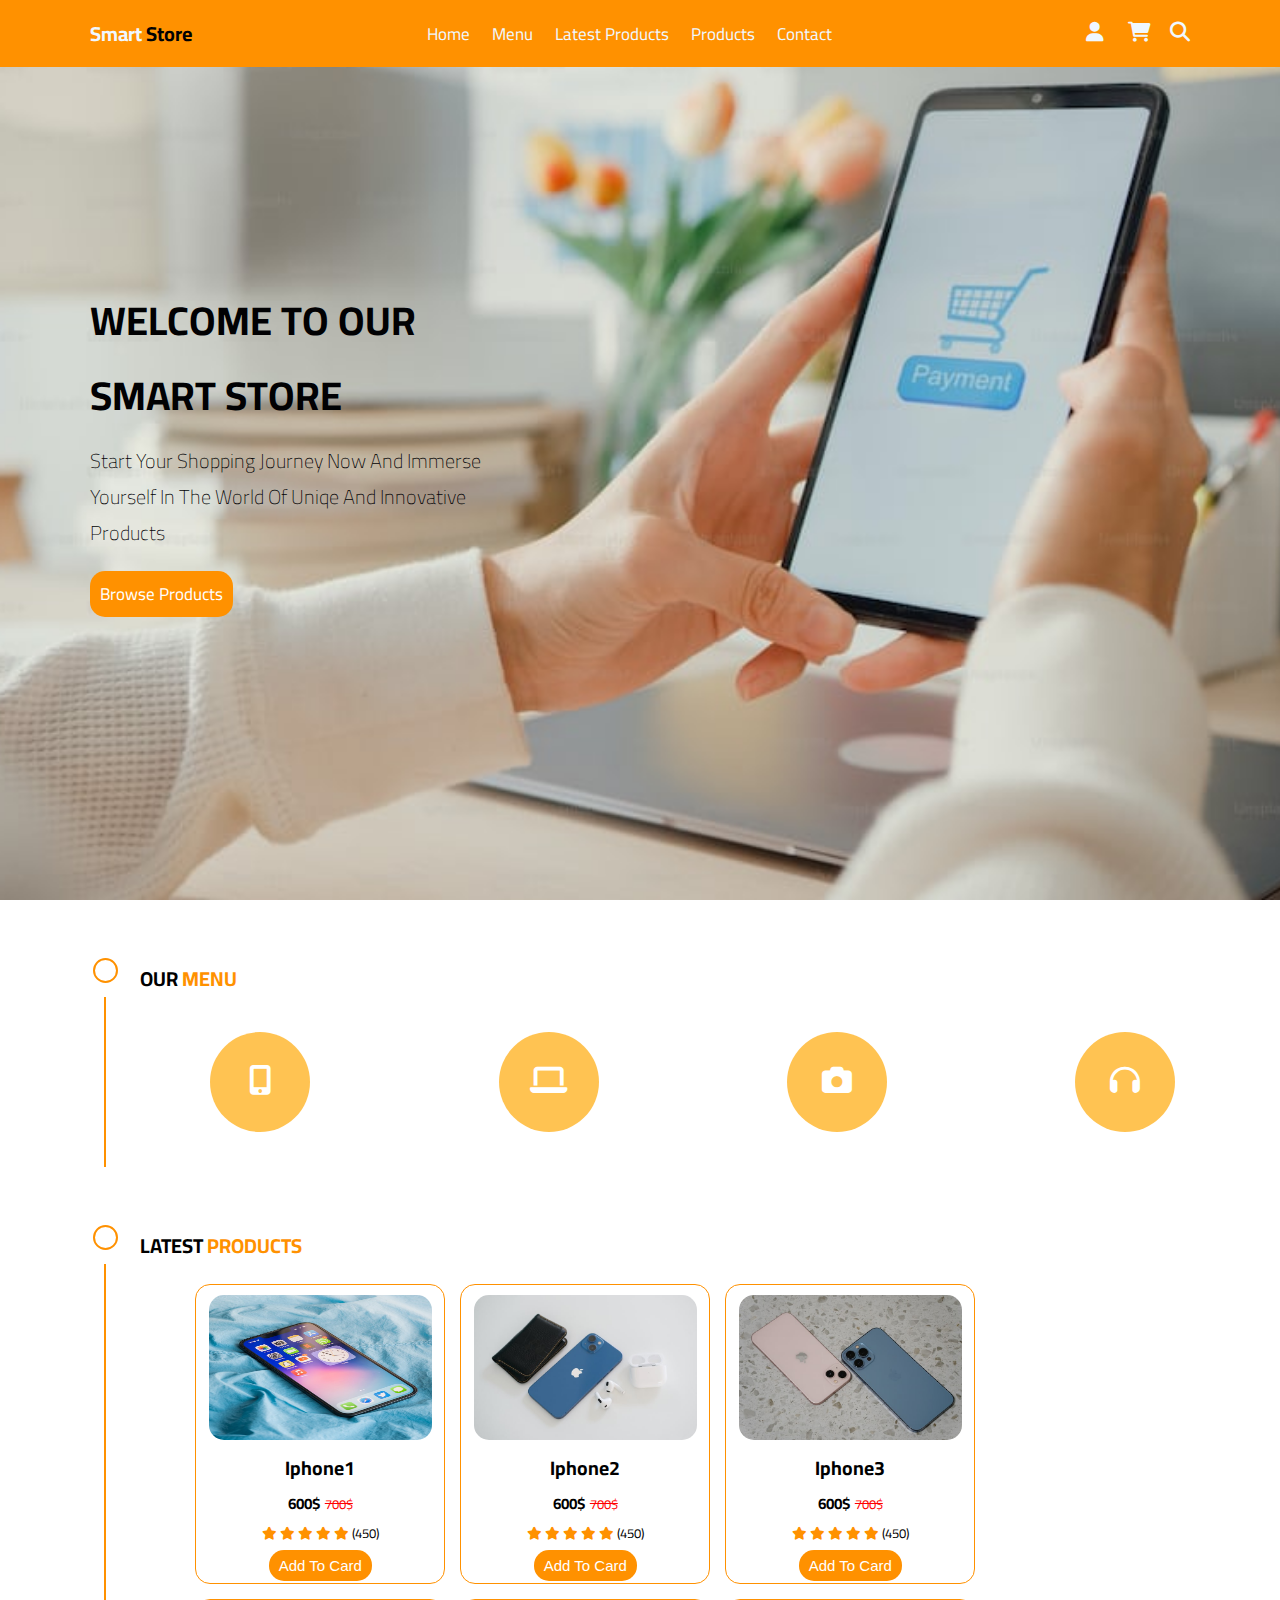
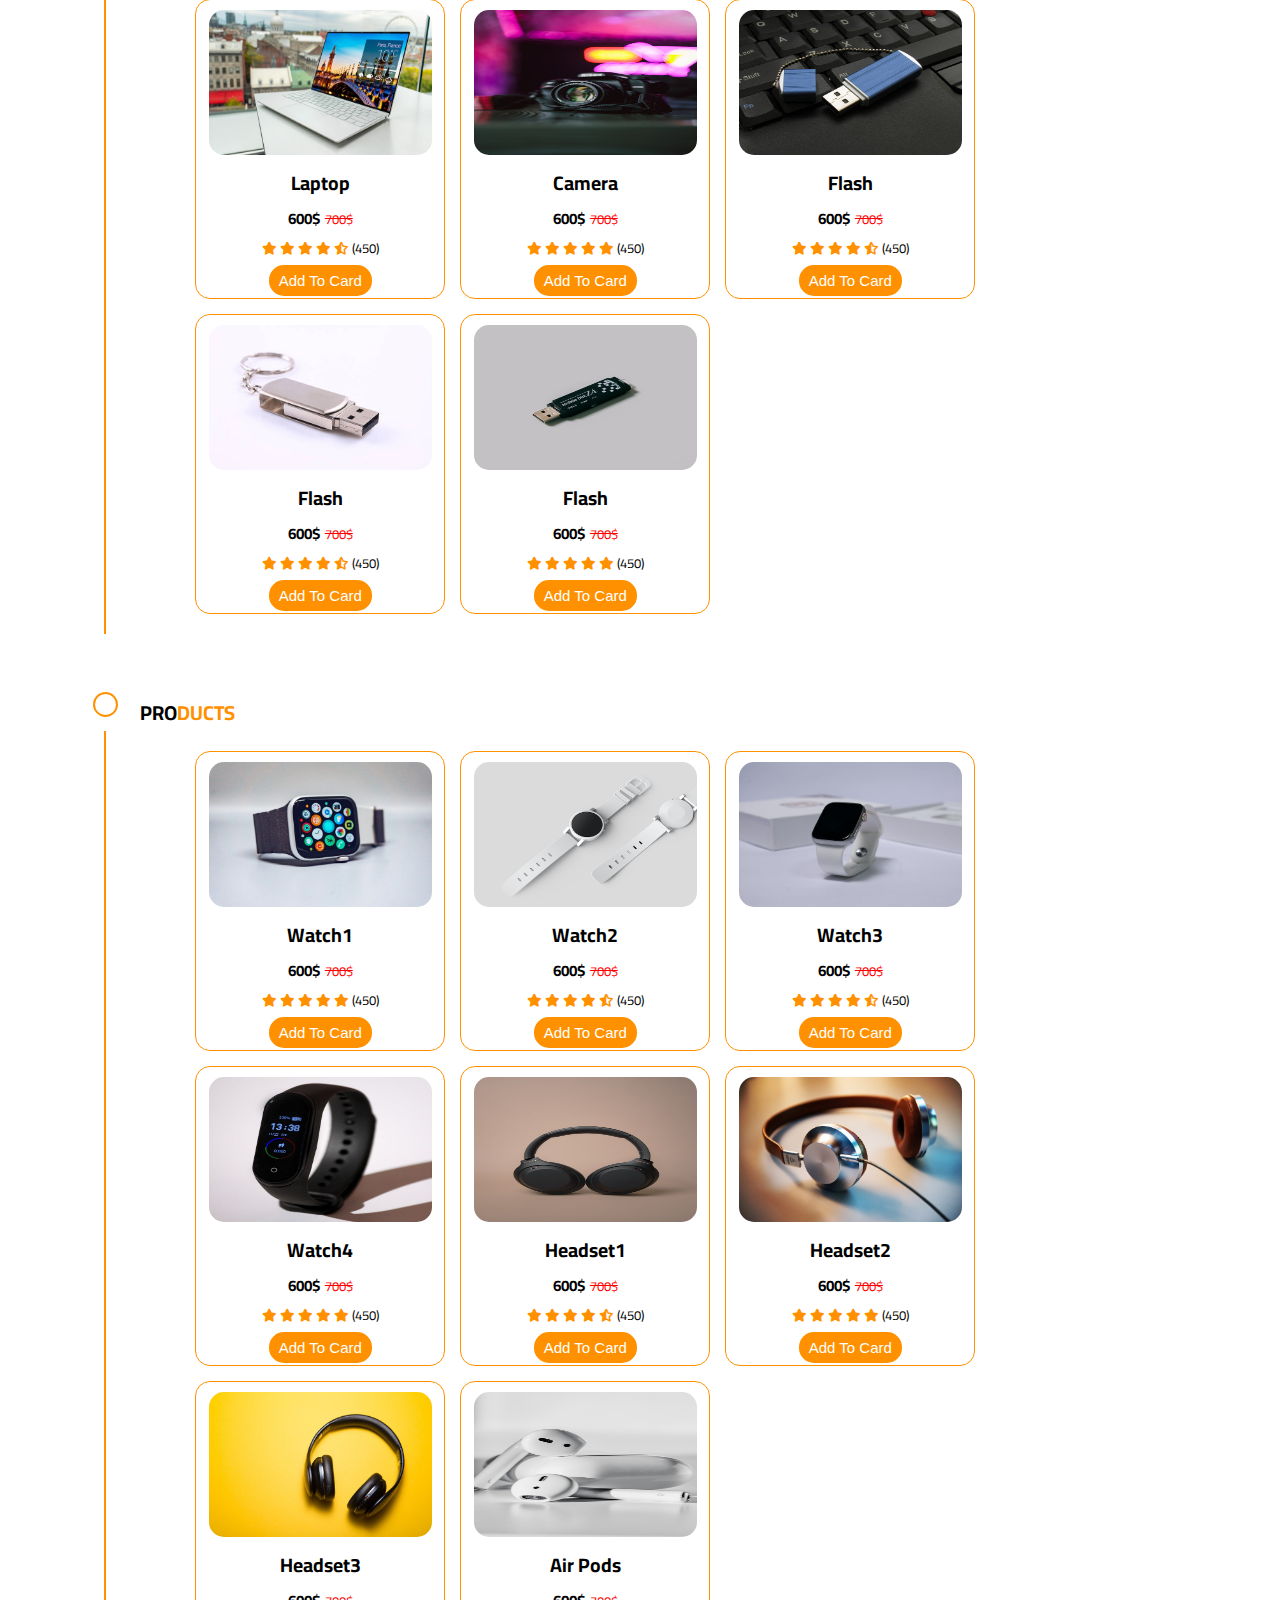
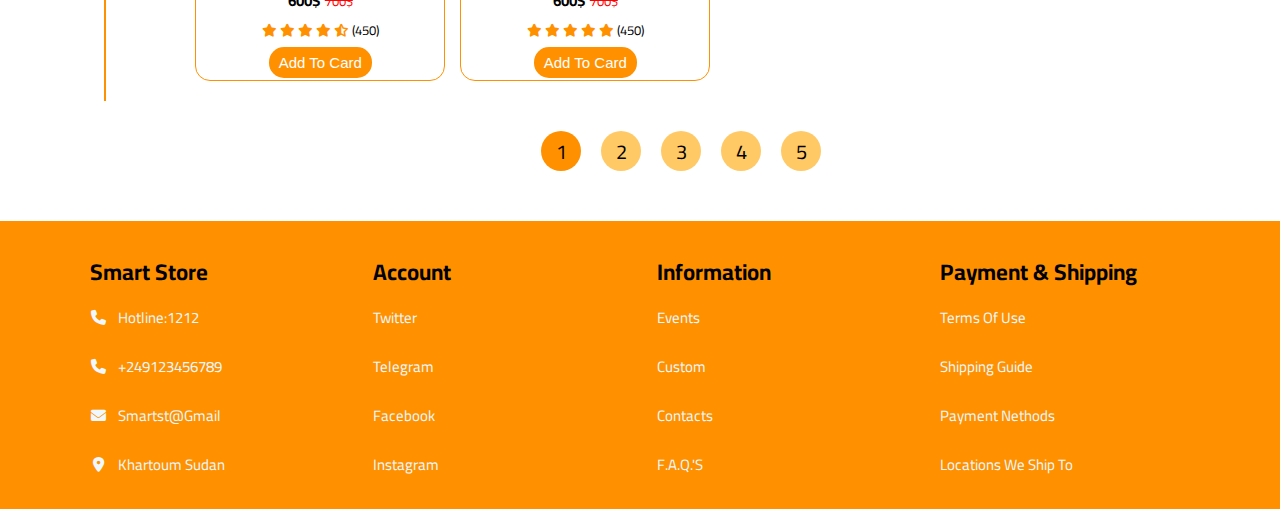
<file: index.html>
<!DOCTYPE html>
<html lang="en">
<head>
    <meta charset="UTF-8">
    <meta name="viewport" content="width=device-width, initial-scale=1.0">
    <link rel="stylesheet" href="css/all.min.css">
    <link rel="stylesheet" href="css/style.css">
    <link rel="preconnect" href="https://fonts.googleapis.com">
    <link rel="preconnect" href="https://fonts.gstatic.com" crossorigin>
    <link href="https://fonts.googleapis.com/css2?family=Cairo:wght@300;400;700&display=swap" rel="stylesheet">
    <title>Smart Store</title>
</head>
<body>
    <!--Start Header-->
    <header class="header">
      <div class="logo">
        <h4>Smart <span> Store</span></h4>
      </div> 
      <nav class="navbar">
        <a href="#home">home</a>
        <a href="#menu">menu</a>
        <a href="#latest-products">latest products</a>
        <a href="#products">products</a>
        <a href="#footer">contact</a>
      </nav>
      <div class="icons">
        <i class="fas fa-user fa-fw" id="user-btn"></i>
        <i class="fas fa-cart-shopping fa-fw" id="cart-btn"></i>
        <i class="fas fa-search fa-fw"  id="search-btn"></i>
        <i class="fas fa-bars fa-fw " id="menu-btn"></i>
      </div>  
      
    <div class="search-form">
      <input type="search" id="search-box" placeholder="search here...">
      <label for="search-box" class="fas fa-search"></label>
  </div>
  <div class="cart-items-container">
      <div class="cart-item">
          <span class="fas fa-times"></span>
          <img src="image/f1.jpg" alt="">
          <div class="content">
              <h3>flash</h3>
              <div class="price">$15.99/-</div>
          </div>
      </div>
      <div class="cart-item">
          <span class="fas fa-times"></span>
          <img src="image/w11.jpeg" alt="">
          <div class="content">
              <h3>watch1</h3>
              <div class="price">$35.99/-</div>
          </div>
      </div>
      <div class="cart-item">
          <span class="fas fa-times"></span>
          <img src="image/i5.jpeg" alt="">
          <div class="content">
              <h3>Iphone1</h3>
              <div class="price">$1500.99/-</div>
          </div>
      </div>
      <div class="cart-item">
          <span class="fas fa-times"></span>
          <img src="image/z2.jpeg" alt="">
          <div class="content">
              <h3>headset1</head></h3>
              <div class="price">$25.99/-</div>
          </div>
      </div>
      <a href="#" class="btn">checkout now</a>
  </div>
  <div class="user">
    <div class="cart-item">
    <div class="row">
      <div> <img src="image/d.png"></div>
      <div class="tittle"> 
         <h2>mohammed ali</h2>
         <h2>a seller</h2>
         <h2>date of accession:12/5/23</h2>
      </div>
         <a href="#">account settings</a>
      </div>
</div>
<a href="#" class="btn">add a card</a>
<a href="#" class="btn">sign out</a>
</div>
    </header>
    <!--End Header-->
    <!--Start Home Section-->
<section class="home" id="home">
    <div class="content">
        <h3>welcome to our smart store</h3>
        <p>start your shopping journey now and immerse yourself in the world of uniqe and innovative products</p>
        <a href="#products" class="btn">browse products</a>
    </div>
</section>
    <!--End Home Section-->
    <!--Start Type-->
    <h2 class="heading">our <span>menu</span></h2>
    <section class="type" id="sale-offers">
     <a href="products.html">
    <div class="one">
        <i class="fas fa-mobile-alt fa-3x fa-fw "></i>
    </div>
     </a>
        <a href="#">
          <div class="one">
            <i class="fas fa-laptop fa-3x fa-fw "></i>
        </div>
        </a>
        <a href="#">
          <div class="one">
            <i class="fas fa-camera fa-3x fa-fw "></i>
        </div>
        </a>
        <a href="#">
          <div class="one">
            <i class="fas fa-headphones fa-3x fa-fw "></i>
        </div>
        </a>
</section>
    <!--End Type Section-->
    <!--Start Popup-->
    <div id="popup" class="popup">
      <h2>You have to log in first</h2>
      <a href="login.html">log in</a>
      <span class="close" onclick="hidePopup()">&times;</span>
    </div>
    <!--End Popup-->
    <!--Start Latest-Products Section-->
    <h2 class="heading">latest  <span>  products</span></h2>
<section class="latest-products" id="latest-products">
            <div class="products">
        <div class="item">
            <img src="image/i1.jpeg">
            <h2>Iphone1</h2>
        <div class=" price"> <h3>600$</h3><span>700$</span></div>
        <div class="rating">
            <i class="fa-solid fa-star"></i>
            <i class="fa-solid fa-star"></i>
            <i class="fa-solid fa-star"></i>
            <i class="fa-solid fa-star"></i>
            <i class="fa-solid fa-star"></i>
            <span>(450)</span>
        </div>
          <a href="product.html"><button class="btn">Add to card</button></a>
        </div>
        <div class="item">
            <img src="image/i5.jpeg">
            <h2>Iphone2</h2>
        <div class=" price"> <h3>600$</h3><span>700$</span></div>
        <div class="rating">
            <i class="fa-solid fa-star"></i>
            <i class="fa-solid fa-star"></i>
            <i class="fa-solid fa-star"></i>
            <i class="fa-solid fa-star"></i>
            <i class="fa-solid fa-star"></i>
            <span>(450)</span>
          </div>
            <a href="product.html"><button class="btn">Add to card</button></a>
        </div>
        <div class="item">
            <img src="image/i4.jpeg">
            <h2>Iphone3</h2>
        <div class=" price"> <h3>600$</h3><span>700$</span></div>
        <div class="rating">
            <i class="fa-solid fa-star"></i>
            <i class="fa-solid fa-star"></i>
            <i class="fa-solid fa-star"></i>
            <i class="fa-solid fa-star"></i>
            <i class="fa-solid fa-star"></i>
            <span>(450)</span>
          </div>
            <a href="product.html"><button class="btn">Add to card</button></a>
        </div>
        <div class="item">
            <img src="image/photo-1593642702821-c8da6771f0c6.jpeg">
            <h2>laptop</h2>
        <div class=" price"> <h3>600$</h3><span>700$</span></div>
        <div class="rating">
            <i class="fa-solid fa-star"></i>
            <i class="fa-solid fa-star"></i>
            <i class="fa-solid fa-star"></i>
            <i class="fa-solid fa-star"></i>
            <i class="fa-solid fa-star-half-alt"></i>
            <span>(450)</span>
          </div>
            <a href="product.html"><button class="btn">Add to card</button></a>
        </div>
        <div class="item">
            <img src="image/c2.jpeg">
            <h2>camera</h2>
        <div class=" price"> <h3>600$</h3><span>700$</span></div>
        <div class="rating">
            <i class="fa-solid fa-star"></i>
            <i class="fa-solid fa-star"></i>
            <i class="fa-solid fa-star"></i>
            <i class="fa-solid fa-star"></i>
            <i class="fa-solid fa-star"></i>
            <span>(450)</span>
        </div>
            <a href="product.html"><button class="btn">Add to card</button></a>
        </div>
        <div class="item">
            <img src="image/f1.jpg">
            <h2>flash</h2>
        <div class=" price"> <h3>600$</h3><span>700$</span></div>
        <div class="rating">
            <i class="fa-solid fa-star"></i>
            <i class="fa-solid fa-star"></i>
            <i class="fa-solid fa-star"></i>
            <i class="fa-solid fa-star"></i>
            <i class="fa-solid fa-star-half-alt"></i>
            <span>(450)</span>
          </div>  
            <a href="product.html"><button class="btn">Add to card</button></a>
        </div>
        <div class="item">
            <img src="image/f2.jpg">
            <h2>flash</h2>
        <div class=" price"> <h3>600$</h3><span>700$</span></div>
        <div class="rating">
            <i class="fa-solid fa-star"></i>
            <i class="fa-solid fa-star"></i>
            <i class="fa-solid fa-star"></i>
            <i class="fa-solid fa-star"></i>
            <i class="fa-solid fa-star-half-alt"></i>
            <span>(450)</span>
        </div>  
            <a href="product.html"><button class="btn">Add to card</button></a>
        </div>
        <div class="item">
            <img src="image/f4.jpeg">
            <h2>flash</h2>
        <div class=" price"> <h3>600$</h3><span>700$</span></div>
        <div class="rating">
            <i class="fa-solid fa-star"></i>
            <i class="fa-solid fa-star"></i>
            <i class="fa-solid fa-star"></i>
            <i class="fa-solid fa-star"></i>
            <i class="fa-solid fa-star"></i>
            <span>(450)</span>
          </div>
            <a href="product.html"><button class="btn">Add to card</button></a>
        </div>
    </div>
</section>
    <!--End Latest-Products Section-->
    <!--Start Products Section-->
    <h2 class="heading">pro<span>ducts</span></h2>
<section class="latest-products" id="products">
            <div class="products">
        <div class="item">
            <img src="image/w17.jpeg">
            <h2>watch1</h2>
        <div class=" price"> <h3>600$</h3><span>700$</span></div>
        <div class="rating">
            <i class="fa-solid fa-star"></i>
            <i class="fa-solid fa-star"></i>
            <i class="fa-solid fa-star"></i>
            <i class="fa-solid fa-star"></i>
            <i class="fa-solid fa-star"></i>
            <span>(450)</span>
          </div>
            <a href="product.html"><button class="btn">Add to card</button></a>
        </div>
        <div class="item">
            <img src="image/w11.jpeg">
            <h2>watch2</h2>
        <div class=" price"> <h3>600$</h3><span>700$</span></div>
        <div class="rating">
            <i class="fa-solid fa-star"></i>
            <i class="fa-solid fa-star"></i>
            <i class="fa-solid fa-star"></i>
            <i class="fa-solid fa-star"></i>
            <i class="fa-solid fa-star-half-alt"></i>
            <span>(450)</span>
        </div>  
            <a href="product.html"><button class="btn">Add to card</button></a>
        </div>
        <div class="item">
            <img src="image/w20.jpeg">
            <h2>watch3</h2>
        <div class=" price"> <h3>600$</h3><span>700$</span></div>
        <div class="rating">
            <i class="fa-solid fa-star"></i>
            <i class="fa-solid fa-star"></i>
            <i class="fa-solid fa-star"></i>
            <i class="fa-solid fa-star"></i>
            <i class="fa-solid fa-star-half-alt"></i>
            <span>(450)</span>
        </div>  
            <a href="product.html"><button class="btn">Add to card</button></a>
        </div>
        <div class="item">
            <img src="image/w16.jpeg">
            <h2>watch4</h2>
        <div class=" price"> <h3>600$</h3><span>700$</span></div>
        <div class="rating">
            <i class="fa-solid fa-star"></i>
            <i class="fa-solid fa-star"></i>
            <i class="fa-solid fa-star"></i>
            <i class="fa-solid fa-star"></i>
            <i class="fa-solid fa-star"></i>
            <span>(450)</span>
        </div>
            <a href="product.html"><button class="btn">Add to card</button></a>
        </div>
        <div class="item">
            <img src="image/z6.jpeg">
            <h2>headset1</h2>
        <div class=" price"> <h3>600$</h3><span>700$</span></div>
        <div class="rating">
            <i class="fa-solid fa-star"></i>
            <i class="fa-solid fa-star"></i>
            <i class="fa-solid fa-star"></i>
            <i class="fa-solid fa-star"></i>
            <i class="fa-solid fa-star-half-alt"></i>
            <span>(450)</span>
          </div>
            <a href="product.html"><button class="btn">Add to card</button></a>
        </div>
        <div class="item">
            <img src="image/z1.jpeg">
            <h2>headset2</h2>
        <div class=" price"> <h3>600$</h3><span>700$</span></div>
        <div class="rating">
            <i class="fa-solid fa-star"></i>
            <i class="fa-solid fa-star"></i>
            <i class="fa-solid fa-star"></i>
            <i class="fa-solid fa-star"></i>
            <i class="fa-solid fa-star"></i>
            <span>(450)</span>
          </div>
            <a href="product.html"><button class="btn">Add to card</button></a>
        </div>
        <div class="item">
            <img src="image/z2.jpeg">
            <h2>headset3</h2>
        <div class=" price"> <h3>600$</h3><span>700$</span></div>
        <div class="rating">
            <i class="fa-solid fa-star"></i>
            <i class="fa-solid fa-star"></i>
            <i class="fa-solid fa-star"></i>
            <i class="fa-solid fa-star"></i>
            <i class="fa-solid fa-star-half-alt"></i>
            <span>(450)</span>
        </div>
            <a href="product.html"><button class="btn">Add to card</button></a>
        </div>
        <div class="item">
            <img src="image/z3.jpeg">
            <h2>air pods</h2>
        <div class=" price"> <h3>600$</h3><span>700$</span></div>
        <div class="rating">
            <i class="fa-solid fa-star"></i>
            <i class="fa-solid fa-star"></i>
            <i class="fa-solid fa-star"></i>
            <i class="fa-solid fa-star"></i>
            <i class="fa-solid fa-star"></i>
            <span>(450)</span>
          </div>  
            <a href="product.html"><button class="btn">Add to card</button></a>
        </div>
    </div>
</section>
    <!--End Latest-Products Section-->
    <!--Start Contact section-->
    <!--End Contact section-->
    <div class="page">
      <a href="index.html">
        <div class="num active">
            1
        </div></a>
        <a href="index1.html">
          <div class="num">
              2
          </div></a>
        <a href="#">
        <div class="num">
            3
        </div></a>
        <a href="#">
          <div class="num">
              4
          </div></a>
          <a href="#">
            <div class="num">
                5
            </div></a>
    </div>
    <!--Start Footer-->
    <footer class="footer" id="footer">
      <div class="column">
        <h2><span>smart</span> store</h2>
        <li><i class="fas fa-phone fa-fw"></i><span>hotline:1212</span></li>
        <li><i class="fas fa-phone fa-fw"></i><span>+249123456789</span></li>
        <li><i class="fas fa-envelope fa-fw"></i><span>smartst@gmail</span></li>
        <li><i class="fas fa-location-dot fa-fw"></i><span>khartoum sudan</span></li>
    </div>
    <div class="column">
        <h2>account</h2>
        <a href="#">twitter</a>
        <a href="#">telegram</a>
        <a href="#">facebook</a>
        <a href="#">instagram</a>
    </div>
    <div class="column">
      <h2>information</h2>
      <a href="#">events</a>
      <a href="#">custom </a>
      <a href="#">contacts</a>
      <a href="#">F.A.Q.'s</a>
    </div>
    <div class="column">
        <h2>payment & shipping</h2>
        <a href="#">terms of use</a>
        <a href="#">shipping guide</a>
        <a href="#">payment nethods</a>
        <a href="#">locations we ship to</a>
    </div>
    </footer>
    <!--End Footer-->
    <script src="js/script.js"></script>
</body>
</html>
</file>
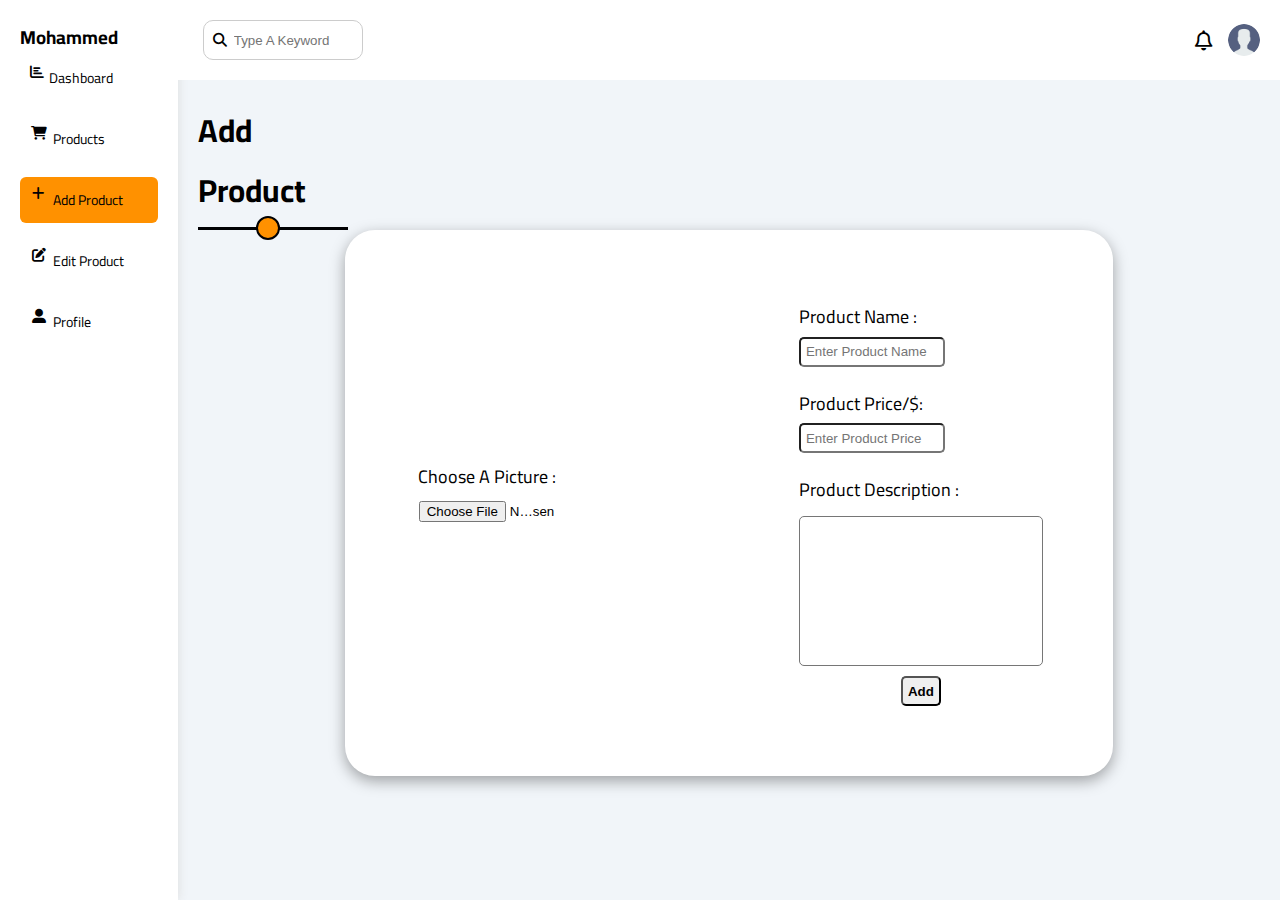
<file: add.html>
<!DOCTYPE html>
<html lang="en">
<head>
    <meta charset="UTF-8">
    <meta name="viewport" content="width=device-width, initial-scale=1.0">
    <link rel="stylesheet" href="css/all.min.css">
    <link rel="stylesheet" href="css/style2.css">
    <link rel="stylesheet" href="css/style3.css">
    <link rel="preconnect" href="https://fonts.googleapis.com">
    <link rel="preconnect" href="https://fonts.gstatic.com" crossorigin>
    <link href="https://fonts.googleapis.com/css2?family=Cairo:wght@300;400;700&display=swap" rel="stylesheet">
    <title>edit product</title>
</head>
<body>
    <div class="page">
        <!--Start Sidebar-->
        <div class="sidebar">
            <h3>Mohammed</h3>
         <ul> 
            <li><a  href="buyer-dashboard.html">
                <i class="fas fa-chart-bar"></i> 
                <span>Dashboard</span>
             </a></li>
            <li><a  href="byuer-products.html">
                <i class="fas fa-cart-shopping fa-fw"></i> 
                <span>Products</span>
             </a></li>
             <li class="active"><a  href="add.html">
                <i class="fas fa-add fa-fw"></i> 
                <span>Add Product</span>
             </a></li>
             <li ><a  href="edit.html">
                <i class="fas fa-edit fa-fw"></i> 
                <span>Edit Product</span>
             </a></li>
             <li  ><a  href="buyer-profile.html">
                <i class="fas fa-user-alt fa-fw"></i> 
                <span>Profile</span>
             </a></li>
         </ul>
        </div>
        <!--End Sidebar-->
            <div class="content">
                <!--Start Header-->
                <div class="head ">
                    <div class="search ">
                       <input type="search" placeholder="Type A Keyword">
                    </div>
                    <div class="icons ">
                    <span class="notification">
                       <i class="fa-regular fa-bell fa-lg"></i>
                    </span> 
                    <img src="image/d.png">
                    </div>
                   </div>    
             <!--End Header-->
                <h1>add Product</h1>
                  <div class="container">
        <div class="box">
            <div class="left">
                <form>
                    <label>
                        choose a picture :
                        <input type="file">
                    </label>
                </form>
            </div>
            <div class="right">
                <form>
                    <label>
                        product name :
                        <input type="text" placeholder="enter product name">
                    </label>
                    <label>
                        product price/$:
                        <input type="number" placeholder="enter product price">
                    </label>
                    <label>
                        product description : <br>
                        <textarea>
                        </textarea>
                    </label>
                    <input type="submit" class="submit" value="add">
                    </form>
            </div>
        </div>
    </div>     
    </div>
    </div>
</body>
</html>
</file>
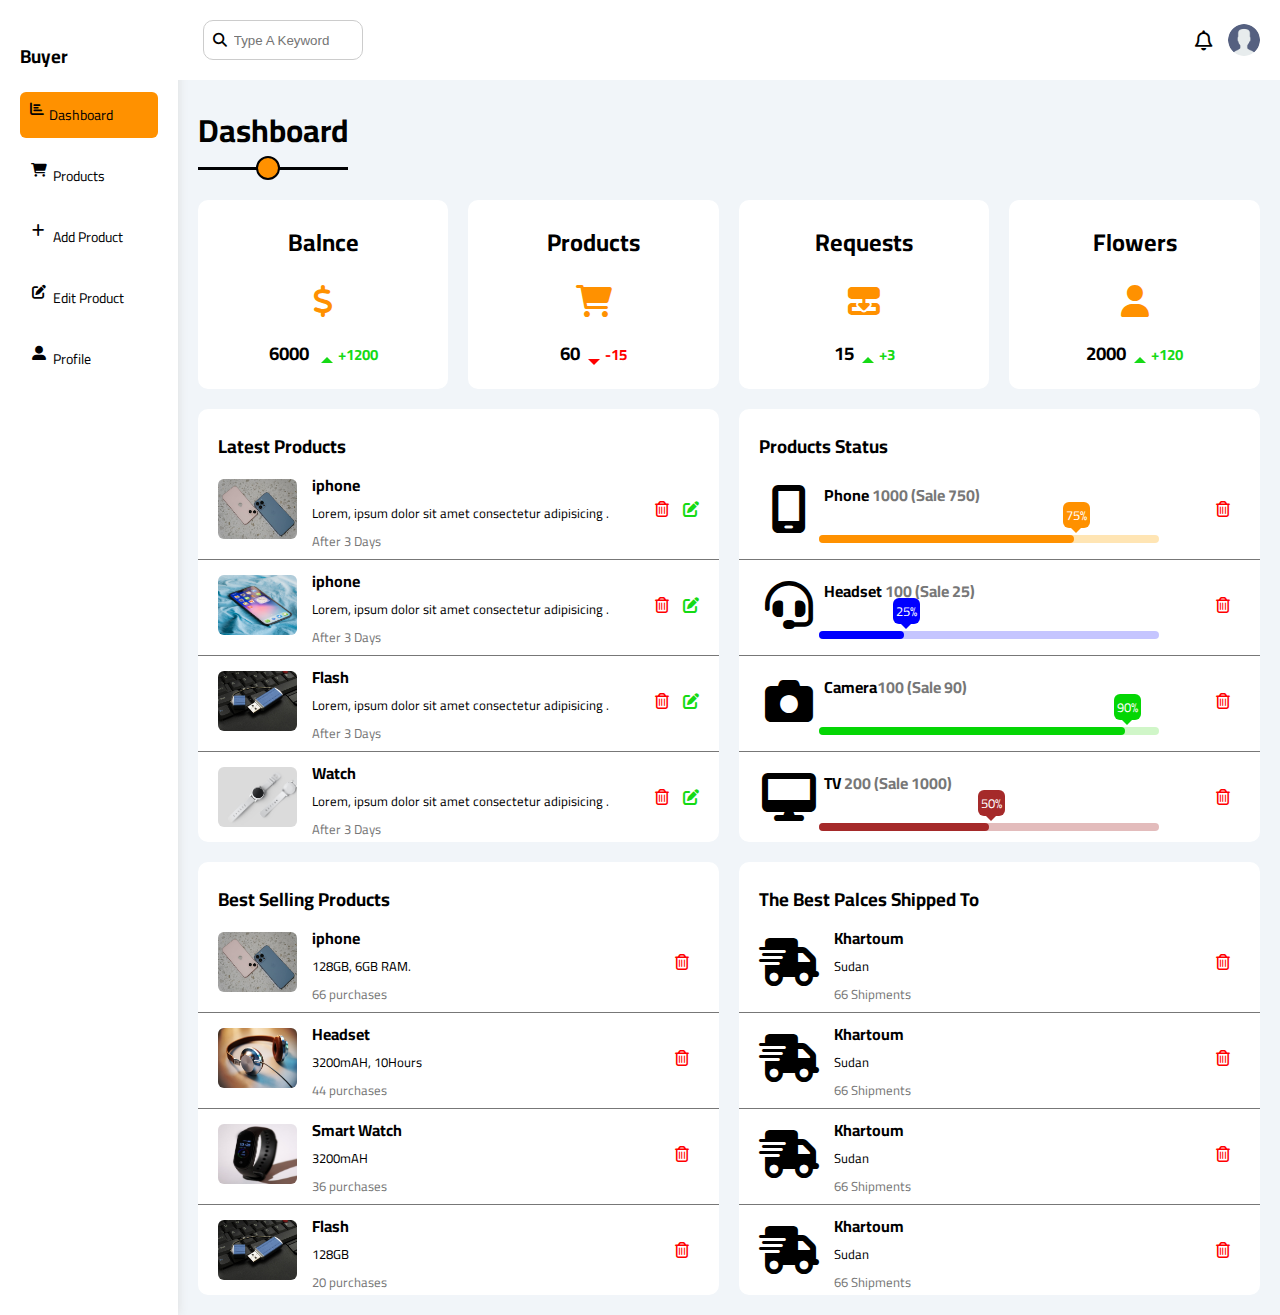
<file: buyer-dashboard.html>
<!DOCTYPE html>
<html lang="en">
<head>
    <meta charset="UTF-8">
    <meta name="viewport" content="width=device-width, initial-scale=1.0">
    <link rel="stylesheet" href="css/all.min.css">
    <link rel="stylesheet" href="css/style2.css">
    <link rel="preconnect" href="https://fonts.googleapis.com">
    <link rel="preconnect" href="https://fonts.gstatic.com" crossorigin>
    <link href="https://fonts.googleapis.com/css2?family=Cairo:wght@300;400;700&display=swap" rel="stylesheet">
    <title>Buyer Dashboard</title>
</head>
<body>
    <div class="page">
        <!--Start Sidebar-->
        <div class="sidebar">
            <h3>Buyer</h3>
         <ul> 
            <li class="active"><a  href="">
                <i class="fas fa-chart-bar"></i> 
                <span> Dashboard</span>
             </a></li>
                 
            <li><a  href="byuer-products.html">
                <i class="fas fa-cart-shopping fa-fw"></i> 
                <span>Products</span>
             </a></li>
             <li><a  href="add.html">
                <i class="fas fa-add fa-fw"></i> 
                <span>Add Product</span>
             </a></li>
             <li><a  href="edit.html">
                <i class="fas fa-edit fa-fw"></i> 
                <span>Edit Product</span>
             </a></li>
             <li><a  href="buyer-profile.html">
                <i class="fas fa-user-alt fa-fw"></i> 
                <span>Profile</span>
             </a></li>
         </ul>
        </div>
        <!--Start Sidebar-->
            <div class="content">
                <!--Start Header-->
                <div class="head ">
                    <div class="search ">
                       <input type="search" placeholder="Type A Keyword">
                    </div>
                    <div class="icons ">
                    <span class="notification">
                       <i class="fa-regular fa-bell fa-lg"></i>
                    </span> 
                    <img src="image/d.png">
                    </div>
                   </div>    
             <!--End Header-->
                <h1>Dashboard</h1>
                 <div class="wraper ">
                    <div class="one">
                        <h2>Balnce</h2>
                            <i class="fas fa-dollar fa-2x"></i>
                            <h3>6000 <span>+1200</span></h3>
                    </div>
                    <div class="one">
                        <h2>Products</h2>
                            <i class="fas fa-cart-shopping fa-2x"></i>
                            <h3>60<span class="product">-15</span></h3>
                    </div>
                    <div class="one">
                        <h2>Requests</h2>
                            <i class="fas fa-diagram-next fa-2x"></i>
                            <h3>15<span>+3</span></h3>
                    </div>
                    <div class="one">
                        <h2>Flowers</h2>
                            <i class="fas fa-user fa-2x"></i>
                            <h3>2000<span>+120</span></h3>
                    </div>
                </div>
                     <!--Start latest Prouducts-->
                <div class="wraper-1">
                    <div class="tow">
                        <h3>Latest Products</h3>
                        <div class="row">
                            <div class="image">
                            <img src="image/i4.jpeg">
                            <div class="text">
                                <h4>iphone</h4>
                            <p>Lorem, ipsum dolor sit amet consectetur adipisicing . </p>
                            <span>After 3 Days</span>
                            </div>
                            </div>
                            <div class="icon">
                                <i class="fa-regular fa-trash-can delete"></i>
                                <i class="fas fa-edit edit"></i>
                            </div>
                        </div>
                        <div class="row">
                            <div class="image">
                            <img src="image/i1.jpeg">
                            <div class="text">
                                <h4>iphone</h4>
                            <p>Lorem, ipsum dolor sit amet consectetur adipisicing . </p>
                            <span>After 3 Days</span>
                            </div>
                            </div>
                            <div class="icon">
                                <i class="fa-regular fa-trash-can delete"></i>
                                <i class="fas fa-edit edit"></i>
                            </div>
                        </div>
                        <div class="row">
                            <div class="image">
                            <img src="image/f1.jpg">
                            <div class="text">
                                <h4>Flash</h4>
                            <p>Lorem, ipsum dolor sit amet consectetur adipisicing . </p>
                            <span>After 3 Days</span>
                            </div>
                            </div>
                            <div class="icon">
                                <i class="fa-regular fa-trash-can delete"></i>
                                <i class="fas fa-edit edit"></i>
                            </div>
                        </div>
                        <div class="row">
                            <div class="image">
                            <img src="image/w11.jpeg">
                            <div class="text">
                                <h4>Watch</h4>
                            <p>Lorem, ipsum dolor sit amet consectetur adipisicing . </p>
                            <span>After 3 Days</span>
                            </div>
                            </div>
                            <div class="icon">
                                <i class="fa-regular fa-trash-can delete"></i>
                                <i class="fas fa-edit edit"></i>
                            </div>
                        </div>
                    </div>
                     <!--End latest Prouducts-->
                   <!--Start Products Stauts-->
                   <div class="tow">
                    <h3>Products Status</h3>
                    <div class="row">
                        <div class="image">
                        <i class="fas fa-mobile-android-alt fa-3x fa-fw"></i>
                        <div class="details">
                            <h4>Phone   <span class="number">1000 (Sale 750)</span> </h4>   
                        <div class="stauts-bar orange">
                            <div class="stauts bg-orange" style="width: 75%;"><span class="bg-orange orange">75%</span></div>
                        </div>
                        </div>
                        </div>
                        <div class="icon">
                            <i class="fa-regular fa-trash-can delete "></i>
                        </div>
                    </div>
                    <div class="row">
                        <div class="image">
                        <i class="fas fa-headset fa-3x fa-fw"></i>
                        <div class="details">
                            <h4>Headset  <span class="number">100 (Sale 25)</span> </h4>
                        <div class="stauts-bar blue">
                            <div class="stauts bg-blue " style="width: 25%;"><span class="bg-blue blue">25%</span></div>
                        </div>
                        </div>
                        </div>
                        <div class="icon">
                            <i class="fa-regular fa-trash-can delete "></i>
                        </div>
                    </div>
                    <div class="row">
                        <div class="image">
                        <i class="fas fa-camera fa-3x fa-fw"></i>
                        <div class="details">
                            <h4> Camera<span class="number">100 (Sale 90)</span> </h4>                 
                        <div class="stauts-bar green">
                            <div class="stauts bg-green " style="width: 90%;"><span class="bg-green green">90%</span></div>
                        </div>
                        </div>
                        </div>
                        <div class="icon">
                            <i class="fa-regular fa-trash-can delete "></i>
                        </div>
                    </div>
                    <div class="row">
                        <div class="image">
                        <i class="fas fa-desktop fa-3x fa-fw"></i>
                        <div class="details">
                            <h4>TV <span class="number">200 (Sale 1000)</span> </h4> 
                        <div class="stauts-bar brown">
                            <div class="stauts bg-brown " style="width: 50%;"><span class="bg-brown brown">50%</span></div>
                        </div>
                        </div>
                        </div>
                        <div class="icon">
                            <i class="fa-regular fa-trash-can delete "></i>
                        </div>
                    </div>
                    </div>
                    <!--End Products Status-->
                    <!--Start Best Prouducts-->
                    <div class="tow">
                        <h3>Best Selling Products</h3>
                        <div class="row">
                            <div class="image">
                            <img src="image/i4.jpeg">
                            <div class="text">
                            <h4>iphone</h4>
                            <p>128GB, 6GB RAM. </p>
                            <span>66 purchases</span>
                            </div>
                            </div>
                            <div class="icon">
                                <i class="fa-regular fa-trash-can delete"></i>
                            </div>
                        </div>
                        <div class="row">
                            <div class="image">
                            <img src="image/z1.jpeg">
                            <div class="text">
                            <h4>Headset</h4>
                            <p>3200mAH, 10Hours </p>
                            <span>44 purchases</span>
                            </div>
                            </div>
                            <div class="icon">
                                <i class="fa-regular fa-trash-can delete"></i>
                            </div>
                        </div>
                        <div class="row">
                            <div class="image">
                            <img src="image/w16.jpeg">
                            <div class="text">
                            <h4>Smart Watch</h4>
                            <p>3200mAH </p>
                            <span>36 purchases</span>
                            </div>
                            </div>
                            <div class="icon">
                                <i class="fa-regular fa-trash-can delete"></i>
                            </div>
                        </div>
                        <div class="row">
                            <div class="image">
                            <img src="image/f1.jpg">
                            <div class="text">
                            <h4>Flash</h4>
                            <p>128GB </p>
                            <span>20 purchases</span>
                            </div>
                            </div>
                            <div class="icon">
                                <i class="fa-regular fa-trash-can delete"></i>
                            </div>
                        </div>
                    </div>
                     <!--End latest Prouducts-->
                          <!--Start Best Prouducts-->
                    <div class="tow">
                        <h3>The Best Palces  Shipped To</h3>
                        <div class="row">
                            <div class="image">
                            <i class="fas fa-shipping-fast fa-3x fa-fw"></i>
                            <div class="text">
                            <h4>Khartoum</h4>
                            <p>Sudan</p>
                            <span>66 Shipments</span>
                            </div>
                            </div>
                            <div class="icon">
                                <i class="fa-regular fa-trash-can delete"></i>
                            </div>
                        </div>
                        <div class="row">
                            <div class="image">
                            <i class="fas fa-shipping-fast fa-3x fa-fw"></i>
                            <div class="text">
                            <h4>Khartoum</h4>
                            <p>Sudan</p>
                            <span>66 Shipments</span>
                            </div>
                            </div>
                            <div class="icon">
                                <i class="fa-regular fa-trash-can delete"></i>
                            </div>
                        </div>
                        <div class="row">
                            <div class="image">
                            <i class="fas fa-shipping-fast fa-3x fa-fw"></i>
                            <div class="text">
                            <h4>Khartoum</h4>
                            <p>Sudan</p>
                            <span>66 Shipments</span>
                            </div>
                            </div>
                            <div class="icon">
                                <i class="fa-regular fa-trash-can delete"></i>
                            </div>
                        </div>
                        <div class="row">
                            <div class="image">
                            <i class="fas fa-shipping-fast fa-3x fa-fw"></i>
                            <div class="text">
                            <h4>Khartoum</h4>
                            <p>Sudan</p>
                            <span>66 Shipments</span>
                            </div>
                            </div>
                            <div class="icon">
                                <i class="fa-regular fa-trash-can delete"></i>
                            </div>
                        </div>
                    </div>
                     <!--End latest Prouducts-->
                </div>         
    </div>
    </div>
</body>
</html>
</file>
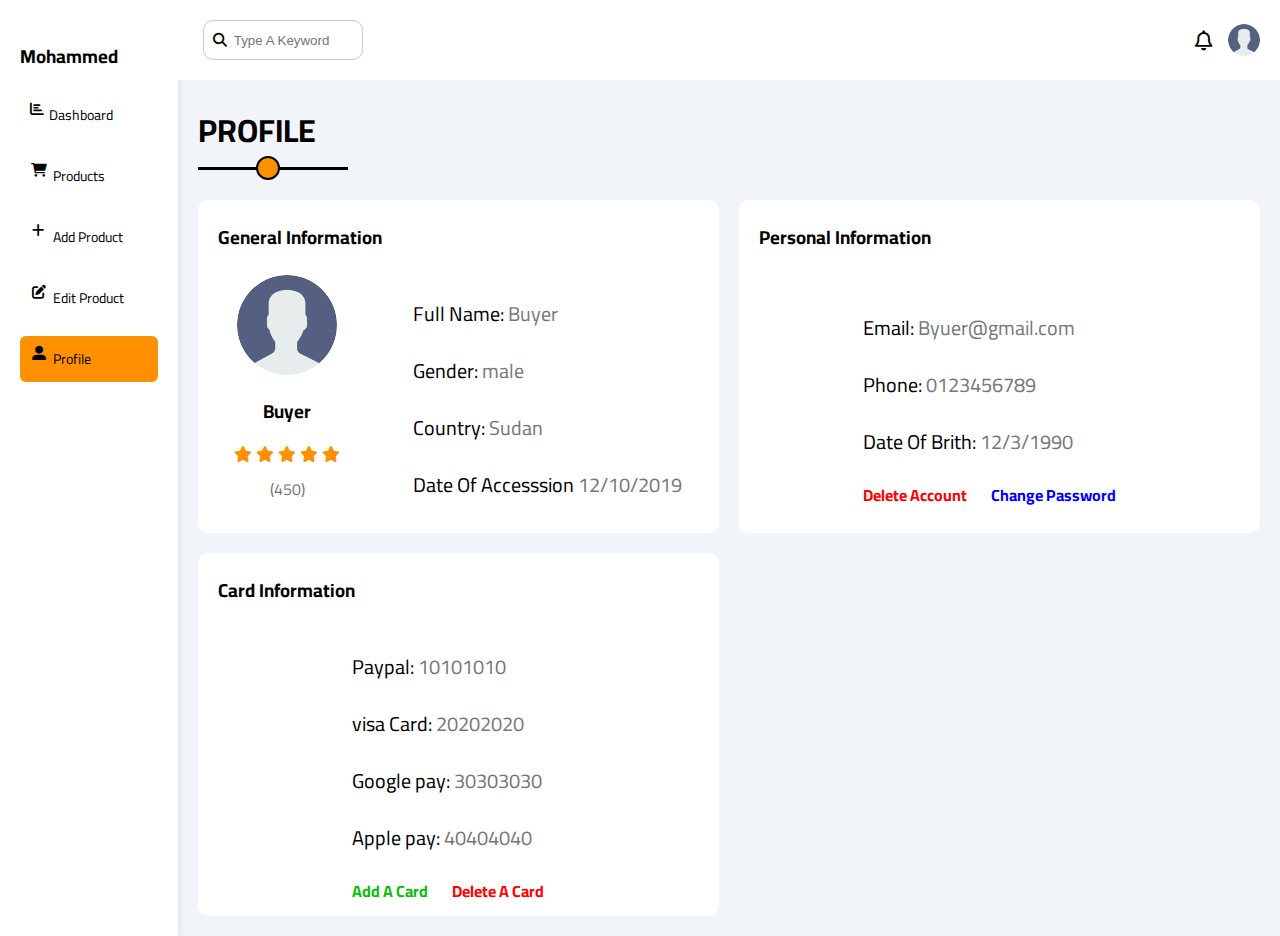
<file: buyer-profile.html>
<!DOCTYPE html>
<html lang="en">
<head>
    <meta charset="UTF-8">
    <meta name="viewport" content="width=device-width, initial-scale=1.0">
    <link rel="stylesheet" href="css/all.min.css">
    <link rel="stylesheet" href="css/style2.css">
    <link rel="preconnect" href="https://fonts.googleapis.com">
    <link rel="preconnect" href="https://fonts.gstatic.com" crossorigin>
    <link href="https://fonts.googleapis.com/css2?family=Cairo:wght@300;400;700&display=swap" rel="stylesheet">
    <title>Buyer Profile</title>
</head>
<body>
    <div class="page">
        <!--Start Sidebar-->
        <div class="sidebar">
            <h3>Mohammed</h3>
         <ul> 
            <li><a  href="buyer-dashboard.html">
                <i class="fas fa-chart-bar"></i> 
                <span>Dashboard</span>
             </a></li>
            <li><a  href="products.html">
                <i class="fas fa-cart-shopping fa-fw"></i> 
                <span>Products</span>
             </a></li>
             <li><a  href="add.html">
                <i class="fas fa-add fa-fw"></i> 
                <span>Add Product</span>
             </a></li>
             <li><a  href="edit.html">
                <i class="fas fa-edit fa-fw"></i> 
                <span>Edit Product</span>
             </a></li>
             <li  class="active"><a  href="profile.html">
                <i class="fas fa-user-alt fa-fw"></i> 
                <span>Profile</span>
             </a></li>
         </ul>
        </div>
        <!--End Sidebar-->
            <div class="content">
                <!--Start Header-->
                <div class="head ">
                    <div class="search ">
                       <input type="search" placeholder="Type A Keyword">
                    </div>
                    <div class="icons ">
                    <span class="notification">
                       <i class="fa-regular fa-bell fa-lg"></i>
                    </span> 
                    <img src="image/d.png">
                    </div>
                   </div>    
             <!--End Header-->
                <h1>PROFILE</h1>
                     <!--Start latest Prouducts-->
                <div class="wraper-1">
                    <div class="tow">
                        <h3>General Information</h3>
                        <div class="profile">
                            <div class="image">
                                <img src="image/d.png">
                                <h3>Buyer</h3>
                                <div class="rating">
                                    <i class="fa-solid fa-star"></i>
                                    <i class="fa-solid fa-star"></i>
                                    <i class="fa-solid fa-star"></i>
                                    <i class="fa-solid fa-star"></i>
                                    <i class="fa-solid fa-star"></i>
                                  </div>
                                  <span>(450)</span>
                            </div>
                            <div class="information">
                                <div class="general">
                                    <p>Full Name: <span>Buyer</span></p>
                                    <p>Gender: <span>male</span></p>
                                    <p>Country: <span>Sudan</span></p>
                                    <p>Date Of Accesssion <span>12/10/2019</span></p>
                                </div>
                            </div>
                        </div>
                    </div>
                    <div class="tow">
                        <h3>Personal Information</h3>
                        <div class="profile">
                            <div class="information">
                                <div class="general">
                                    <p>Email: <span>Byuer@gmail.com</span></p>
                                    <p>Phone: <span>0123456789</span></p>
                                    <p>Date Of Brith: <span>12/3/1990</span></p> 
                                    <a href="" style="color: red;">Delete Account</a>
                                    <a href="" style="color: blue;">Change Password</a>
                                </div>
                            </div>
                        </div>
                    </div>
                    <div class="tow">
                        <h3>Card Information</h3>
                        <div class="profile">
                            <div class="information">
                                <div class="general">
                                    <p>Paypal: <span>10101010</span></p>
                                    <p>visa Card: <span>20202020</span></p>
                                    <p>Google pay: <span>30303030</span></p>
                                    <p>Apple pay: <span>40404040</span></p> 
                                    <a href="" style="color:rgb(9, 189, 9);">Add A Card</a>
                                    <a href="" style="color:red;">Delete A Card</a>
                                </div>
                            </div>
                        </div>
                    </div>
                     <!--End latest Prouducts-->
                </div>
    </div>
    </div>
</body>
</html>
</file>
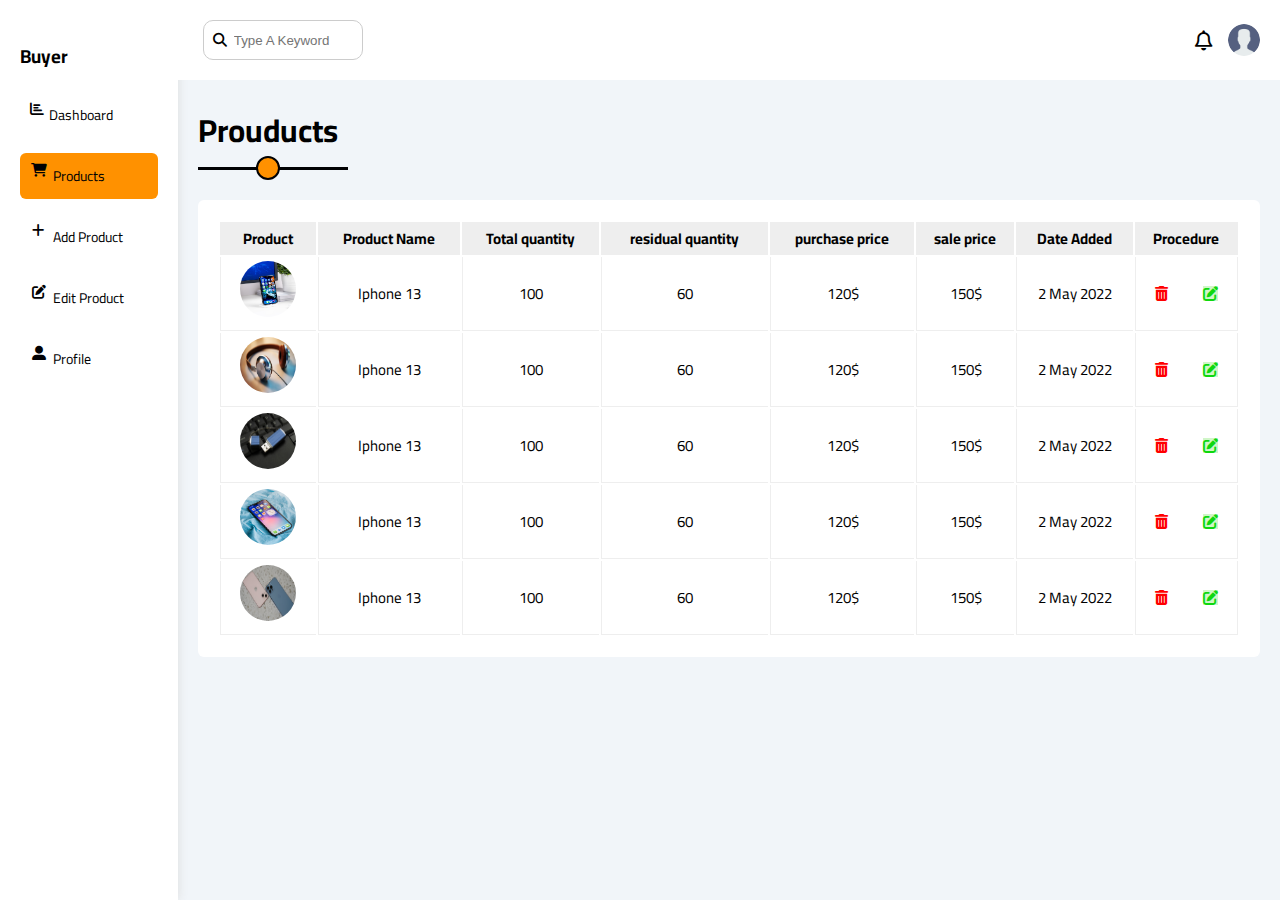
<file: byuer-products.html>
<!DOCTYPE html>
<html lang="en">
<head>
    <meta charset="UTF-8">
    <meta name="viewport" content="width=device-width, initial-scale=1.0">
    <link rel="stylesheet" href="css/all.min.css">
    <link rel="stylesheet" href="css/style2.css">
    <link rel="preconnect" href="https://fonts.googleapis.com">
    <link rel="preconnect" href="https://fonts.gstatic.com" crossorigin>
    <link href="https://fonts.googleapis.com/css2?family=Cairo:wght@300;400;700&display=swap" rel="stylesheet">
    <title>Buyer products</title>
</head>
<body>
    <div class="page">
        <!--Start Sidebar-->
        <div class="sidebar">
            <h3>Buyer</h3>
         <ul> 
            <li><a  href="buyer-dashboard.html">
                <i class="fas fa-chart-bar"></i> 
                <span> Dashboard</span>
             </a></li>
            <li class="active"><a  href="byuer-products.html">
                <i class="fas fa-cart-shopping fa-fw"></i> 
                <span>Products</span>
             </a></li>
             <li><a  href="add.html">
                <i class="fas fa-add fa-fw"></i> 
                <span>Add Product</span>
             </a></li>
             <li><a  href="edit.html">
                <i class="fas fa-edit fa-fw"></i> 
                <span>Edit Product</span>
             </a></li>
             <li><a  href="buyer-profile.html">
                <i class="fas fa-user-alt fa-fw"></i> 
                <span>Profile</span>
             </a></li>
         </ul>
        </div>
        <!--Start Sidebar-->
            <div class="content">
                <!--Start Header-->
                <div class="head ">
                    <div class="search ">
                       <input type="search" placeholder="Type A Keyword">
                    </div>
                    <div class="icons ">
                    <span class="notification">
                       <i class="fa-regular fa-bell fa-lg"></i>
                    </span> 
                    <img src="image/d.png">
                    </div>
                   </div>    
             <!--End Header-->
                <h1>Prouducts</h1>
                <!--Start Products Table-->
 <div class="products">
    <div class="responsive-table">
       <table class="table">
       <thead>
          <tr>
          <td>Product</td>  
          <td>Product Name</td>
          <td>Total quantity</td>
          <td>residual quantity</td>
          <td>purchase price</td>
          <td>sale price</td>
          <td>Date Added</td>
          <td>Procedure</td>
          </tr>
       </thead>
       <tbody>
          <tr>
            <td>
             <img src="image/i15.jpeg">
             </td>
             <td>Iphone 13 </td>
             <td>100</td>
             <td>60</td>
             <td>120$</td>
             <td>150$</td>
             <td>2 May 2022</td>
             <td><div class="Procedure"><i class="fas fa-trash-can red"></i><i class="fas fa-edit green"></i></div></td>
          </tr>
          <tr>
            <td>
            <img src="image/z1.jpeg">
             </td>
             <td>Iphone 13 </td>
             <td>100</td>
             <td>60</td>
             <td>120$</td>
             <td>150$</td>
             <td>2 May 2022</td>
             <td><div class="Procedure"><i class="fas fa-trash-can red"></i><i class="fas fa-edit green"></i></div></td>
          </tr>
          <tr>
            <td>
                <img src="image/f1.jpg">
             </td>
             <td>Iphone 13 </td>
             <td>100</td>
             <td>60</td>
             <td>120$</td>
             <td>150$</td>
             <td>2 May 2022</td>
             <td><div class="Procedure"><i class="fas fa-trash-can red"></i><i class="fas fa-edit green"></i></div></td>
          </tr>
          <tr>
            <td>
                <img src="image/i1.jpeg">
             </td>
             <td>Iphone 13 </td>
             <td>100</td>
             <td>60</td>
             <td>120$</td>
             <td>150$</td>
             <td>2 May 2022</td>
             <td><div class="Procedure"><i class="fas fa-trash-can red"></i><i class="fas fa-edit green"></i></div></td>
          </tr>
          <tr>
         <td>
             <img src="image/i4.jpeg">
             </td>
             <td>Iphone 13 </td>
             <td>100</td>
             <td>60</td>
             <td>120$</td>
             <td>150$</td>
             <td>2 May 2022</td>
             <td><div class="Procedure"><i class="fas fa-trash-can red"></i><i class="fas fa-edit green"></i></div></td>
         </tr>
       </tbody>
       </table>
    </div>
 </div>
 <!--End Products Table-->          
    </div>
    </div>
</body>
</html>
</file>
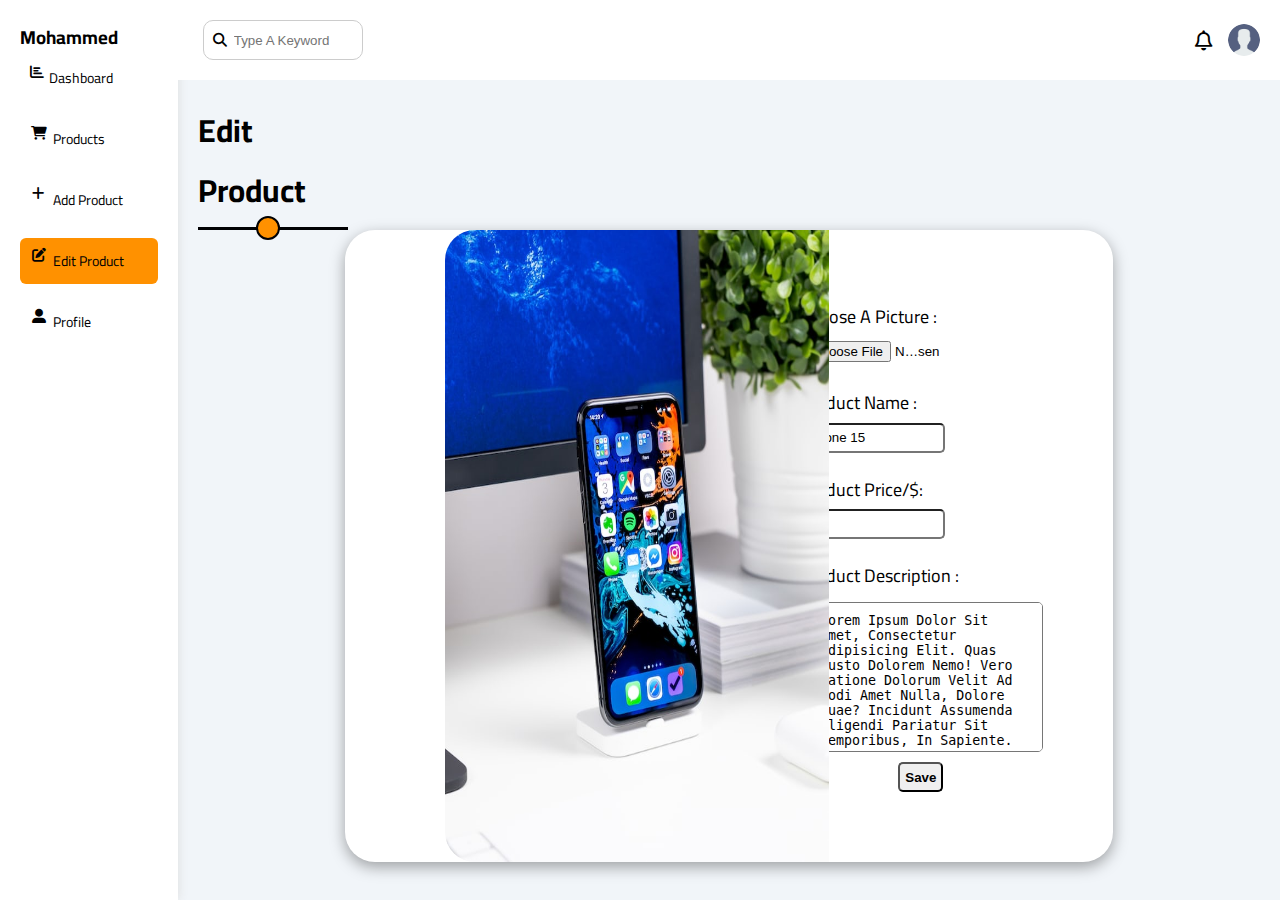
<file: edit.html>
<!DOCTYPE html>
<html lang="en">
<head>
    <meta charset="UTF-8">
    <meta name="viewport" content="width=device-width, initial-scale=1.0">
    <link rel="stylesheet" href="css/all.min.css">
    <link rel="stylesheet" href="css/style2.css">
    <link rel="stylesheet" href="css/style3.css">
    <link rel="preconnect" href="https://fonts.googleapis.com">
    <link rel="preconnect" href="https://fonts.gstatic.com" crossorigin>
    <link href="https://fonts.googleapis.com/css2?family=Cairo:wght@300;400;700&display=swap" rel="stylesheet">
    <title>edit product</title>
</head>
<body>
    <div class="page">
        <!--Start Sidebar-->
        <div class="sidebar">
            <h3>Mohammed</h3>
         <ul> 
            <li><a  href="buyer-dashboard.html">
                <i class="fas fa-chart-bar"></i> 
                <span>Dashboard</span>
             </a></li>
            <li><a  href="products.html">
                <i class="fas fa-cart-shopping fa-fw"></i> 
                <span>Products</span>
             </a></li>
             <li><a  href="add.html">
                <i class="fas fa-add fa-fw"></i> 
                <span>Add Product</span>
             </a></li>
             <li class="active"><a  href="edit.html">
                <i class="fas fa-edit fa-fw"></i> 
                <span>Edit Product</span>
             </a></li>
             <li  ><a  href="buyer-profile.html">
                <i class="fas fa-user-alt fa-fw"></i> 
                <span>Profile</span>
             </a></li>
         </ul>
        </div>
        <!--End Sidebar-->
            <div class="content">
                <!--Start Header-->
                <div class="head ">
                    <div class="search ">
                       <input type="search" placeholder="Type A Keyword">
                    </div>
                    <div class="icons ">
                    <span class="notification">
                       <i class="fa-regular fa-bell fa-lg"></i>
                    </span> 
                    <img src="image/d.png">
                    </div>
                   </div>    
             <!--End Header-->
                <h1>edit Product</h1>
                  <div class="container">
        <div class="box">
            <div class="left">
                <img src="image/i15.jpeg" alt="" />
            </div>
            <div class="right">
                
            <form>
                <label>
                    choose a picture :
                    <input type="file">
                </label>
                <label>
                    product name :
                    <input type="text" value="iphone 15">
                </label>
                <label>
                    product price/$:
                    <input type="number" value="700">
                </label>
                <label>
                    product description : <br>
                    <textarea>Lorem ipsum dolor sit amet, consectetur adipisicing elit. Quas iusto dolorem nemo! Vero ratione dolorum velit ad modi amet nulla, dolore quae? Incidunt assumenda eligendi pariatur sit temporibus, in sapiente.
                    </textarea>
                </label>
                <input type="submit" class="submit" value="Save">
            </form>
            </div>
        </div>
    </div>     
    </div>
    </div>
</body>
</html>
</file>
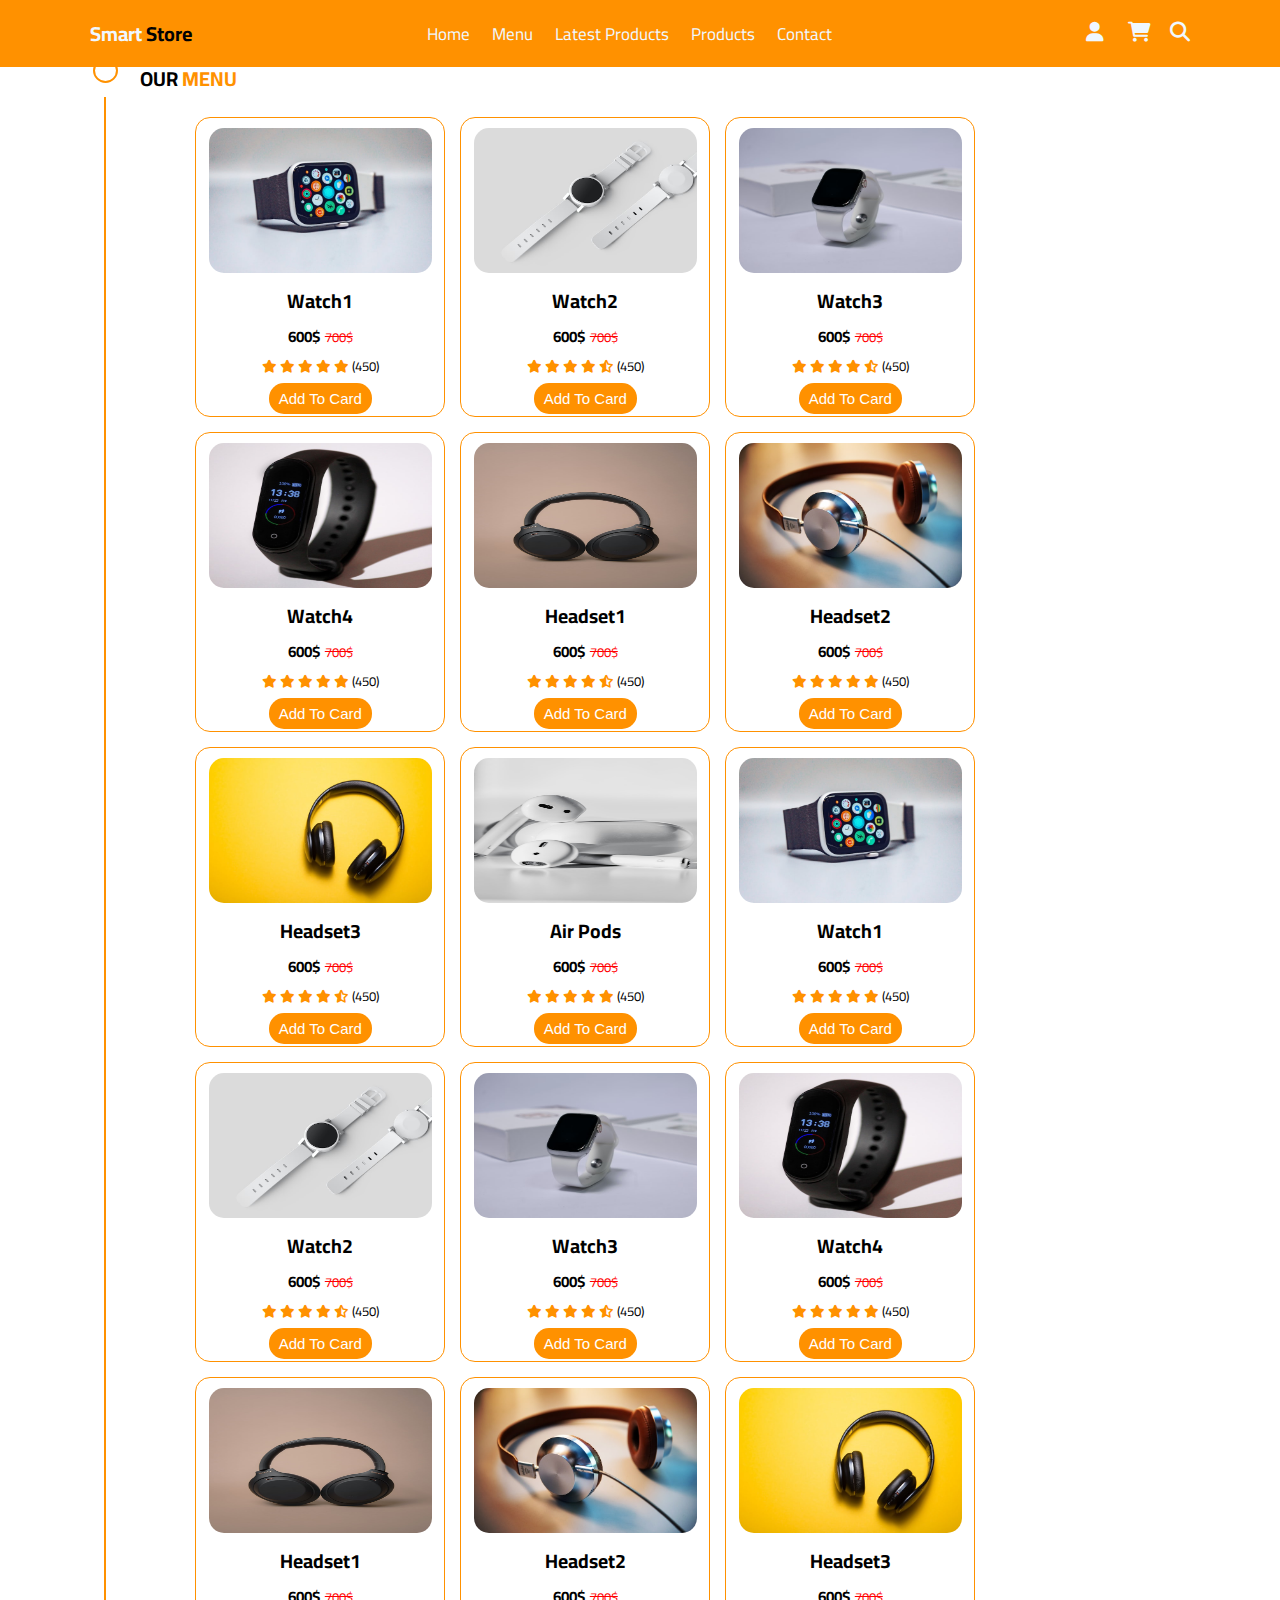
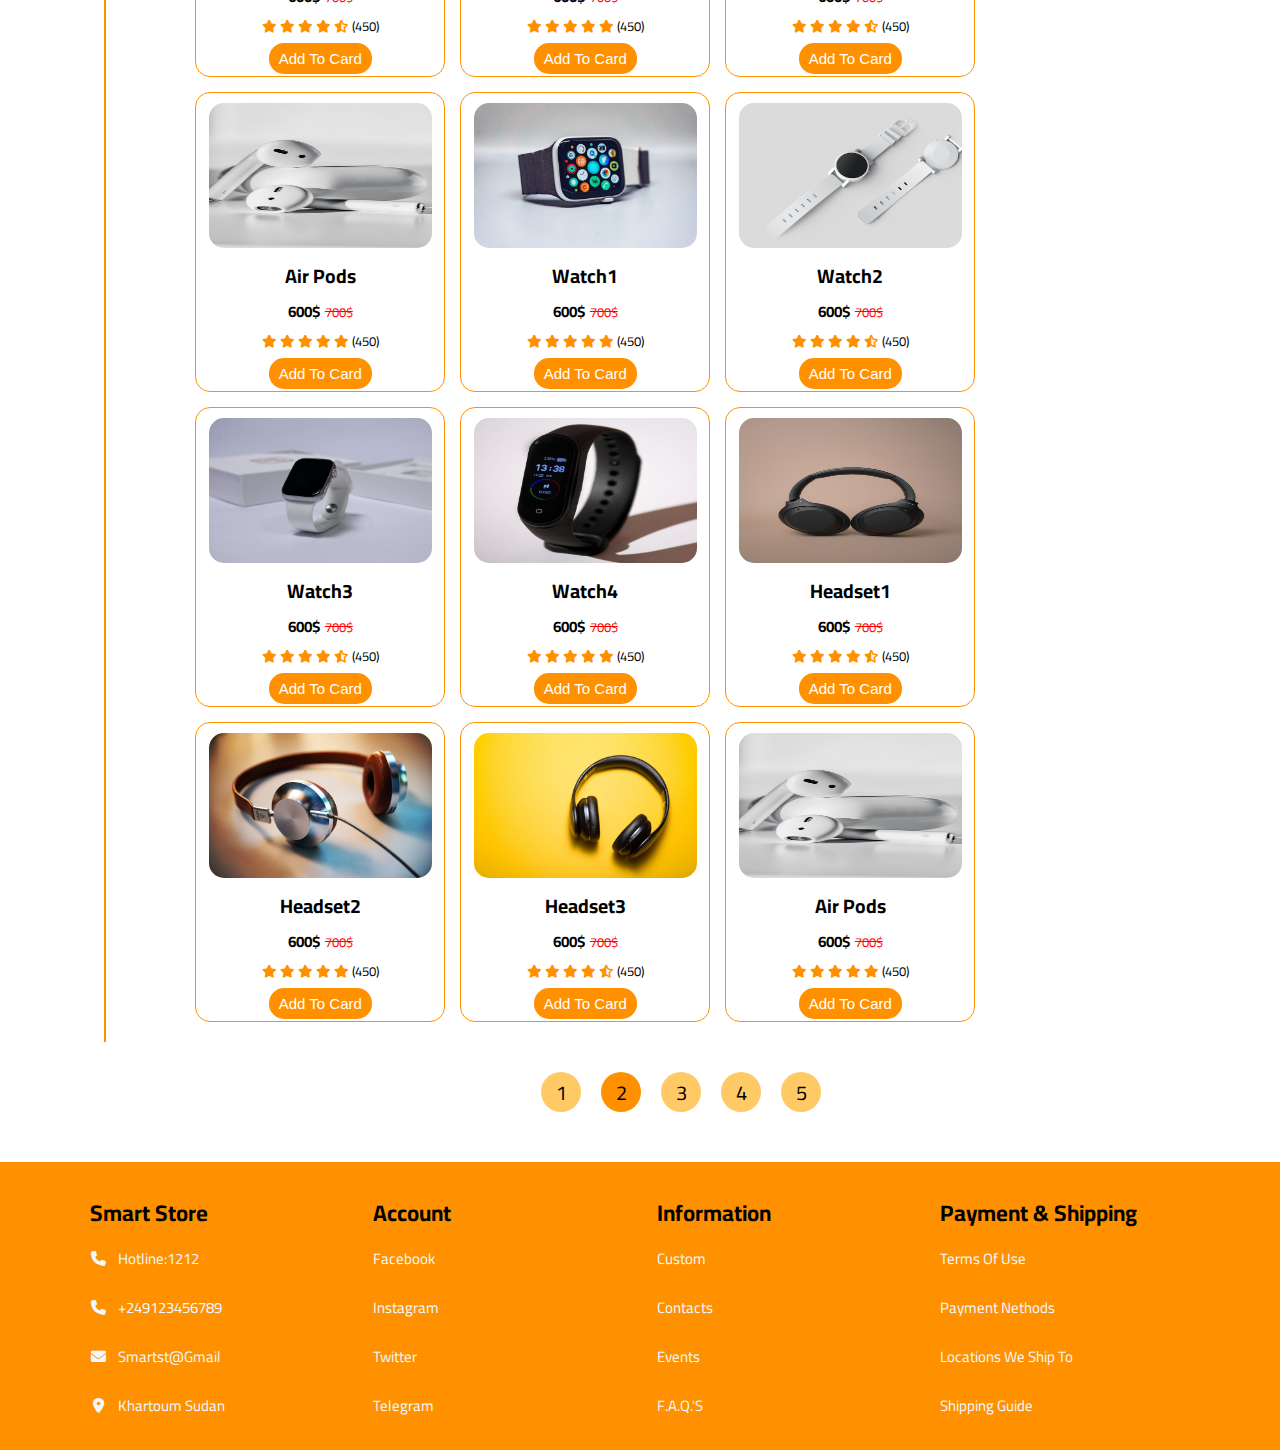
<file: index1.html>
<!DOCTYPE html>
<html lang="en">
<head>
    <meta charset="UTF-8">
    <meta name="viewport" content="width=device-width, initial-scale=1.0">
    <link rel="stylesheet" href="css/all.min.css">
    <link rel="stylesheet" href="css/style.css">
    <link rel="preconnect" href="https://fonts.googleapis.com">
    <link rel="preconnect" href="https://fonts.gstatic.com" crossorigin>
    <link href="https://fonts.googleapis.com/css2?family=Cairo:wght@300;400;700&display=swap" rel="stylesheet">
    <title>Smart Store</title>
</head>
<body>
    <!--Start Header-->
    <header class="header">
      <div class="logo">
        <h4>Smart <span> Store</span></h4>
      </div> 
      <nav class="navbar">
        <a href="#home">home</a>
        <a href="#menu">menu</a>
        <a href="#latest-products">latest products</a>
        <a href="#products">products</a>
        <a href="#footer">contact</a>
      </nav>
      <div class="icons">
        <i class="fas fa-user fa-fw" id="user-btn"></i>
        <i class="fas fa-cart-shopping fa-fw" id="cart-btn"></i>
        <i class="fas fa-search fa-fw"  id="search-btn"></i>
        <i class="fas fa-bars fa-fw " id="menu-btn"></i>
      </div>  
    <div class="search-form">
      <input type="search" id="search-box" placeholder="search here...">
      <label for="search-box" class="fas fa-search"></label>
  </div>
  <div class="cart-items-container">
      <div class="cart-item">
          <span class="fas fa-times"></span>
          <img src="image/f1.jpg" alt="">
          <div class="content">
              <h3>flash</h3>
              <div class="price">$15.99/-</div>
          </div>
      </div>
      <div class="cart-item">
          <span class="fas fa-times"></span>
          <img src="image/w11.jpeg" alt="">
          <div class="content">
              <h3>watch1</h3>
              <div class="price">$35.99/-</div>
          </div>
      </div>
      <div class="cart-item">
          <span class="fas fa-times"></span>
          <img src="image/i5.jpeg" alt="">
          <div class="content">
              <h3>Iphone1</h3>
              <div class="price">$1500.99/-</div>
          </div>
      </div>
      <div class="cart-item">
          <span class="fas fa-times"></span>
          <img src="image/z2.jpeg" alt="">
          <div class="content">
              <h3>headset1</head></h3>
              <div class="price">$25.99/-</div>
          </div>
      </div>
      <a href="#" class="btn">checkout now</a>
  </div>
  <div class="user">
    <div class="cart-item">
    <div class="row">
      <div> <img src="image/d.png"></div>
      <div class="tittle"> 
         <h2>mohammed ali</h2>
         <h2>a seller</h2>
         <h2>date of accession:12/5/23</h2>
        </div>
         <a href="#">account settings</a>
      </div>  
</div>
<a href="#" class="btn">add a card</a>
<a href="#" class="btn">sign out</a>
</div>
    </header>
    <!--End Header-->
     <!--Start Popup-->
     <div id="popup" class="popup">
        <h2>You must log in first</h2>
        <a href="login.html">log in</a>
        <span class="close" onclick="hidePopup()">&times;</span>
      </div>
      <!--End Popup-->
    <!--Start Products Section-->
    <h2 class="heading">our <span>menu</span></h2>
<section class="latest-products" id="products">
            <div class="products">
        <div class="item">
            <img src="image/w17.jpeg">
            <h2>watch1</h2>
           <div class=" price"> <h3>600$</h3><span>700$</span></div>
           <div class="rating">
            <i class="fa-solid fa-star"></i>
            <i class="fa-solid fa-star"></i>
            <i class="fa-solid fa-star"></i>
            <i class="fa-solid fa-star"></i>
            <i class="fa-solid fa-star"></i>
            <span>(450)</span>
          </div>
      <a href="product.html"><button class="btn">Add to card</button></a>
        </div>
        <div class="item">
            <img src="image/w11.jpeg">
            <h2>watch2</h2>
           <div class=" price"> <h3>600$</h3><span>700$</span></div>
           <div class="rating">
            <i class="fa-solid fa-star"></i>
            <i class="fa-solid fa-star"></i>
            <i class="fa-solid fa-star"></i>
            <i class="fa-solid fa-star"></i>
            <i class="fa-solid fa-star-half-alt"></i>
            <span>(450)</span>
          </div>
      <a href="product.html"><button class="btn">Add to card</button></a>
        </div>
        <div class="item">
            <img src="image/w20.jpeg">
            <h2>watch3</h2>
           <div class=" price"> <h3>600$</h3><span>700$</span></div>
           <div class="rating">
            <i class="fa-solid fa-star"></i>
            <i class="fa-solid fa-star"></i>
            <i class="fa-solid fa-star"></i>
            <i class="fa-solid fa-star"></i>
            <i class="fa-solid fa-star-half-alt"></i>
            <span>(450)</span>
          </div>
      <a href="product.html"><button class="btn">Add to card</button></a>
        </div>
        <div class="item">
            <img src="image/w16.jpeg">
            <h2>watch4</h2>
           <div class=" price"> <h3>600$</h3><span>700$</span></div>
           <div class="rating">
            <i class="fa-solid fa-star"></i>
            <i class="fa-solid fa-star"></i>
            <i class="fa-solid fa-star"></i>
            <i class="fa-solid fa-star"></i>
            <i class="fa-solid fa-star"></i>
            <span>(450)</span>
          </div>
      <a href="product.html"><button class="btn">Add to card</button></a>
        </div>
        <div class="item">
            <img src="image/z6.jpeg">
            <h2>headset1</h2>
           <div class=" price"> <h3>600$</h3><span>700$</span></div>
           <div class="rating">
            <i class="fa-solid fa-star"></i>
            <i class="fa-solid fa-star"></i>
            <i class="fa-solid fa-star"></i>
            <i class="fa-solid fa-star"></i>
            <i class="fa-solid fa-star-half-alt"></i>
            <span>(450)</span>
          </div>
      <a href="product.html"><button class="btn">Add to card</button></a>
        </div>
        <div class="item">
            <img src="image/z1.jpeg">
            <h2>headset2</h2>
           <div class=" price"> <h3>600$</h3><span>700$</span></div>
           <div class="rating">
            <i class="fa-solid fa-star"></i>
            <i class="fa-solid fa-star"></i>
            <i class="fa-solid fa-star"></i>
            <i class="fa-solid fa-star"></i>
            <i class="fa-solid fa-star"></i>
            <span>(450)</span>
          </div>
      <a href="product.html"><button class="btn">Add to card</button></a>
        </div>
        <div class="item">
            <img src="image/z2.jpeg">
            <h2>headset3</h2>
           <div class=" price"> <h3>600$</h3><span>700$</span></div>
           <div class="rating">
            <i class="fa-solid fa-star"></i>
            <i class="fa-solid fa-star"></i>
            <i class="fa-solid fa-star"></i>
            <i class="fa-solid fa-star"></i>
            <i class="fa-solid fa-star-half-alt"></i>
            <span>(450)</span>
          </div>
      <a href="product.html"><button class="btn">Add to card</button></a>
        </div>
        <div class="item">
            <img src="image/z3.jpeg">
            <h2>air pods</h2>
           <div class=" price"> <h3>600$</h3><span>700$</span></div>
           <div class="rating">
            <i class="fa-solid fa-star"></i>
            <i class="fa-solid fa-star"></i>
            <i class="fa-solid fa-star"></i>
            <i class="fa-solid fa-star"></i>
            <i class="fa-solid fa-star"></i>
            <span>(450)</span>
          </div>
      <a href="product.html"><button class="btn">Add to card</button></a>
        </div>
        <div class="item">
            <img src="image/w17.jpeg">
            <h2>watch1</h2>
           <div class=" price"> <h3>600$</h3><span>700$</span></div>
           <div class="rating">
            <i class="fa-solid fa-star"></i>
            <i class="fa-solid fa-star"></i>
            <i class="fa-solid fa-star"></i>
            <i class="fa-solid fa-star"></i>
            <i class="fa-solid fa-star"></i>
            <span>(450)</span>
          </div>
      <a href="product.html"><button class="btn">Add to card</button></a>
        </div>
        <div class="item">
            <img src="image/w11.jpeg">
            <h2>watch2</h2>
           <div class=" price"> <h3>600$</h3><span>700$</span></div>
           <div class="rating">
            <i class="fa-solid fa-star"></i>
            <i class="fa-solid fa-star"></i>
            <i class="fa-solid fa-star"></i>
            <i class="fa-solid fa-star"></i>
            <i class="fa-solid fa-star-half-alt"></i>
            <span>(450)</span>
          </div>
      <a href="product.html"><button class="btn">Add to card</button></a>
        </div>
        <div class="item">
            <img src="image/w20.jpeg">
            <h2>watch3</h2>
           <div class=" price"> <h3>600$</h3><span>700$</span></div>
           <div class="rating">
            <i class="fa-solid fa-star"></i>
            <i class="fa-solid fa-star"></i>
            <i class="fa-solid fa-star"></i>
            <i class="fa-solid fa-star"></i>
            <i class="fa-solid fa-star-half-alt"></i>
            <span>(450)</span>
          </div>
      <a href="product.html"><button class="btn">Add to card</button></a>
        </div>
        <div class="item">
            <img src="image/w16.jpeg">
            <h2>watch4</h2>
           <div class=" price"> <h3>600$</h3><span>700$</span></div>
           <div class="rating">
            <i class="fa-solid fa-star"></i>
            <i class="fa-solid fa-star"></i>
            <i class="fa-solid fa-star"></i>
            <i class="fa-solid fa-star"></i>
            <i class="fa-solid fa-star"></i>
            <span>(450)</span>
          </div>
      <a href="product.html"><button class="btn">Add to card</button></a>
        </div>
        <div class="item">
            <img src="image/z6.jpeg">
            <h2>headset1</h2>
           <div class=" price"> <h3>600$</h3><span>700$</span></div>
           <div class="rating">
            <i class="fa-solid fa-star"></i>
            <i class="fa-solid fa-star"></i>
            <i class="fa-solid fa-star"></i>
            <i class="fa-solid fa-star"></i>
            <i class="fa-solid fa-star-half-alt"></i>
            <span>(450)</span>
          </div>
      <a href="product.html"><button class="btn">Add to card</button></a>
        </div>
        <div class="item">
            <img src="image/z1.jpeg">
            <h2>headset2</h2>
           <div class=" price"> <h3>600$</h3><span>700$</span></div>
           <div class="rating">
            <i class="fa-solid fa-star"></i>
            <i class="fa-solid fa-star"></i>
            <i class="fa-solid fa-star"></i>
            <i class="fa-solid fa-star"></i>
            <i class="fa-solid fa-star"></i>
            <span>(450)</span>
          </div>
      <a href="product.html"><button class="btn">Add to card</button></a>
        </div>
        <div class="item">
            <img src="image/z2.jpeg">
            <h2>headset3</h2>
           <div class=" price"> <h3>600$</h3><span>700$</span></div>
           <div class="rating">
            <i class="fa-solid fa-star"></i>
            <i class="fa-solid fa-star"></i>
            <i class="fa-solid fa-star"></i>
            <i class="fa-solid fa-star"></i>
            <i class="fa-solid fa-star-half-alt"></i>
            <span>(450)</span>
          </div>
      <a href="product.html"><button class="btn">Add to card</button></a>
        </div>
        <div class="item">
            <img src="image/z3.jpeg">
            <h2>air pods</h2>
           <div class=" price"> <h3>600$</h3><span>700$</span></div>
           <div class="rating">
            <i class="fa-solid fa-star"></i>
            <i class="fa-solid fa-star"></i>
            <i class="fa-solid fa-star"></i>
            <i class="fa-solid fa-star"></i>
            <i class="fa-solid fa-star"></i>
            <span>(450)</span>
          </div>
      <a href="product.html"><button class="btn">Add to card</button></a>
        </div>
        <div class="item">
            <img src="image/w17.jpeg">
            <h2>watch1</h2>
           <div class=" price"> <h3>600$</h3><span>700$</span></div>
           <div class="rating">
            <i class="fa-solid fa-star"></i>
            <i class="fa-solid fa-star"></i>
            <i class="fa-solid fa-star"></i>
            <i class="fa-solid fa-star"></i>
            <i class="fa-solid fa-star"></i>
            <span>(450)</span>
          </div>
      <a href="product.html"><button class="btn">Add to card</button></a>
        </div>
        <div class="item">
            <img src="image/w11.jpeg">
            <h2>watch2</h2>
           <div class=" price"> <h3>600$</h3><span>700$</span></div>
           <div class="rating">
            <i class="fa-solid fa-star"></i>
            <i class="fa-solid fa-star"></i>
            <i class="fa-solid fa-star"></i>
            <i class="fa-solid fa-star"></i>
            <i class="fa-solid fa-star-half-alt"></i>
            <span>(450)</span>
          </div>
      <a href="product.html"><button class="btn">Add to card</button></a>
        </div>
        <div class="item">
            <img src="image/w20.jpeg">
            <h2>watch3</h2>
           <div class=" price"> <h3>600$</h3><span>700$</span></div>
           <div class="rating">
            <i class="fa-solid fa-star"></i>
            <i class="fa-solid fa-star"></i>
            <i class="fa-solid fa-star"></i>
            <i class="fa-solid fa-star"></i>
            <i class="fa-solid fa-star-half-alt"></i>
            <span>(450)</span>
          </div>
      <a href="product.html"><button class="btn">Add to card</button></a>
        </div>
        <div class="item">
            <img src="image/w16.jpeg">
            <h2>watch4</h2>
           <div class=" price"> <h3>600$</h3><span>700$</span></div>
           <div class="rating">
            <i class="fa-solid fa-star"></i>
            <i class="fa-solid fa-star"></i>
            <i class="fa-solid fa-star"></i>
            <i class="fa-solid fa-star"></i>
            <i class="fa-solid fa-star"></i>
            <span>(450)</span>
          </div>
      <a href="product.html"><button class="btn">Add to card</button></a>
        </div>
        <div class="item">
            <img src="image/z6.jpeg">
            <h2>headset1</h2>
           <div class=" price"> <h3>600$</h3><span>700$</span></div>
           <div class="rating">
            <i class="fa-solid fa-star"></i>
            <i class="fa-solid fa-star"></i>
            <i class="fa-solid fa-star"></i>
            <i class="fa-solid fa-star"></i>
            <i class="fa-solid fa-star-half-alt"></i>
            <span>(450)</span>
          </div>
      <a href="product.html"><button class="btn">Add to card</button></a>
        </div>
        <div class="item">
            <img src="image/z1.jpeg">
            <h2>headset2</h2>
           <div class=" price"> <h3>600$</h3><span>700$</span></div>
           <div class="rating">
            <i class="fa-solid fa-star"></i>
            <i class="fa-solid fa-star"></i>
            <i class="fa-solid fa-star"></i>
            <i class="fa-solid fa-star"></i>
            <i class="fa-solid fa-star"></i>
            <span>(450)</span>
          </div>
      <a href="product.html"><button class="btn">Add to card</button></a>
        </div>
        <div class="item">
            <img src="image/z2.jpeg">
            <h2>headset3</h2>
           <div class=" price"> <h3>600$</h3><span>700$</span></div>
           <div class="rating">
            <i class="fa-solid fa-star"></i>
            <i class="fa-solid fa-star"></i>
            <i class="fa-solid fa-star"></i>
            <i class="fa-solid fa-star"></i>
            <i class="fa-solid fa-star-half-alt"></i>
            <span>(450)</span>
          </div>
      <a href="product.html"><button class="btn">Add to card</button></a>
        </div>
        <div class="item">
            <img src="image/z3.jpeg">
            <h2>air pods</h2>
           <div class=" price"> <h3>600$</h3><span>700$</span></div>
           <div class="rating">
            <i class="fa-solid fa-star"></i>
            <i class="fa-solid fa-star"></i>
            <i class="fa-solid fa-star"></i>
            <i class="fa-solid fa-star"></i>
            <i class="fa-solid fa-star"></i>
            <span>(450)</span>
          </div>
      <a href="product.html"><button class="btn">Add to card</button></a>
        </div>
    </div>
</section>
    <!--End Latest-Products Section-->
    <div class="page">
        <a href="index.html">
          <div class="num">
              1
          </div></a>
          <a href="index1.html">
            <div class="num active">
                2
            </div></a>
          <a href="#">
          <div class="num">
              3
          </div></a>
          <a href="#">
            <div class="num">
                4
            </div></a>
             <a href="#">
            <div class="num">
                5
            </div></a>
      </div>
    <!--Start Footer-->
    <footer class="footer" id="footer">
      <div class="column">
        <h2><span>smart</span> store</h2>
        <li><i class="fas fa-phone fa-fw"></i><span>hotline:1212</span></li>
        <li><i class="fas fa-phone fa-fw"></i><span>+249123456789</span></li>
        <li><i class="fas fa-envelope fa-fw"></i><span>smartst@gmail</span></li>
        <li><i class="fas fa-location-dot fa-fw"></i><span>khartoum sudan</span></li>
     </div>
     <div class="column">
        <h2>account</h2>
        <a href="#">facebook</a>
        <a href="#">instagram</a>
        <a href="#">twitter</a>
        <a href="#">telegram</a>
        
     </div>
     <div class="column">
      <h2>information</h2>
      <a href="#">custom </a>
      <a href="#">contacts</a>
      <a href="#">events</a>
      <a href="#">F.A.Q.'s</a>
   </div>
     <div class="column">
        <h2>payment & shipping</h2>
        <a href="#">terms of use</a>
        <a href="#">payment nethods</a>
        <a href="#">locations we ship to</a>
        <a href="#">shipping guide</a>
     </div>
    </footer>
    <!--End Footer-->
    <script src="js/script.js"></script>
</body>
</html>
</file>
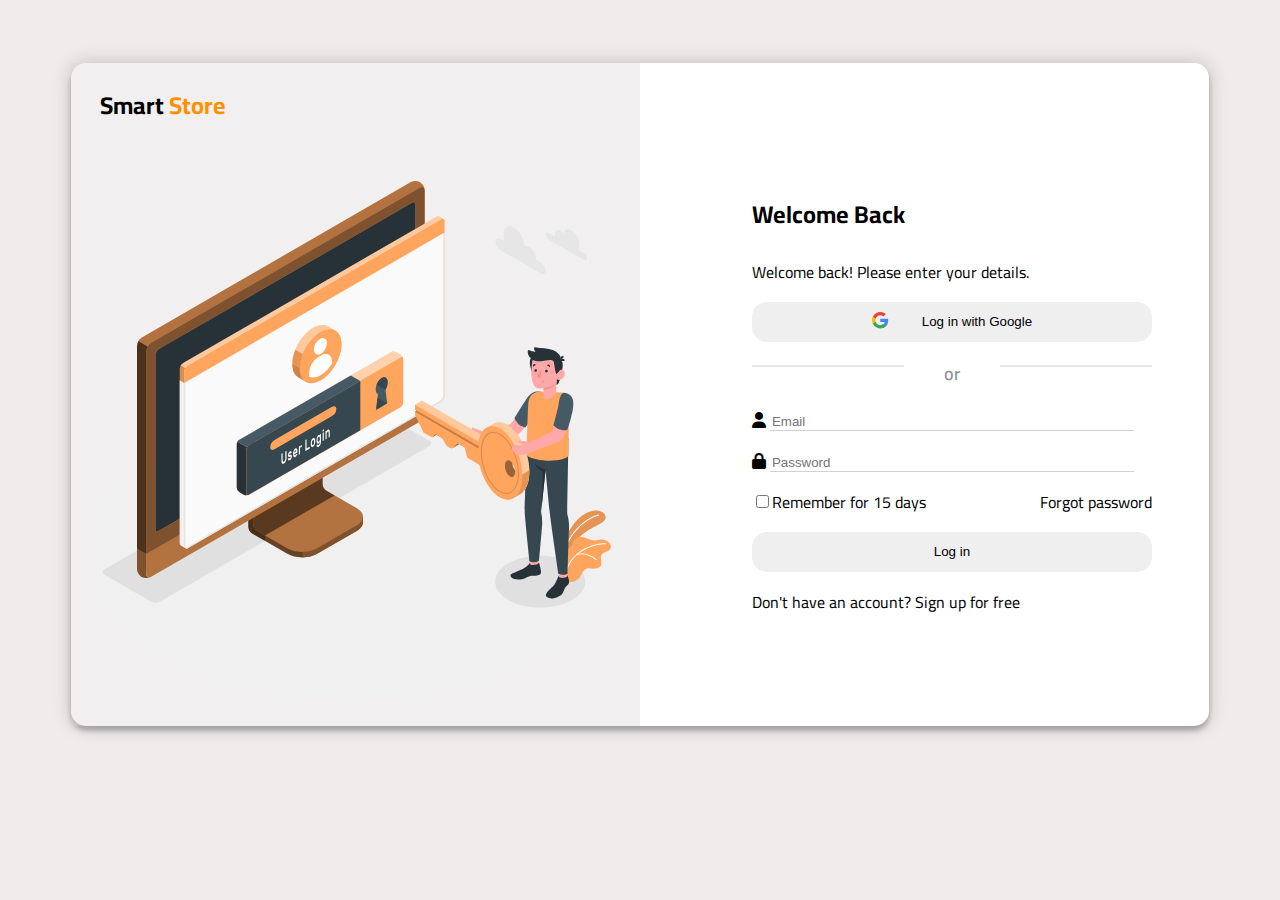
<file: login.html>
<!DOCTYPE html>
<html lang="en">
<head>
    <meta charset="UTF-8">
    <meta name="viewport" content="width=device-width, initial-scale=1.0">
    <link rel="stylesheet" href="css/all.min.css">
    <link rel="stylesheet" href="css/style1.css">
    <link rel="preconnect" href="https://fonts.googleapis.com">
    <link rel="preconnect" href="https://fonts.gstatic.com" crossorigin>
    <link href="https://fonts.googleapis.com/css2?family=Cairo:wght@300;400;700&display=swap" rel="stylesheet">
    <title>Login</title>
</head>
<body>
        <div class="row">
           
            <div class="img">
                <h2>Smart <span>Store</span></h2>
                <img src="image/Login-amico.svg">
            </div>
            <form action="">
                <h2>Welcome Back</h2>
                <span>Welcome back! Please enter your details.</span>
                <button class="btn" name="google" type="button">
					<svg fill="none" viewBox="0 0 80 39" height="39" width="50" xmlns="http://www.w3.org/2000/svg">
						<g clip-path="url(#clip0_134_34)">
							<path fill="#4285F4"
								d="M25.9 17.7C25.9 16.8 25.8 15.9 25.7 15H13.2V20.1H20.3C20 21.7 19.1 23.2 17.7 24.1V27.4H22C24.5 25.1 25.9 21.7 25.9 17.7Z">
							</path>
							<path fill="#34A853"
								d="M13.1999 30.5999C16.7999 30.5999 19.7999 29.3999 21.9999 27.3999L17.6999 24.0999C16.4999 24.8999 14.9999 25.3999 13.1999 25.3999C9.7999 25.3999 6.7999 23.0999 5.7999 19.8999H1.3999V23.2999C3.6999 27.7999 8.1999 30.5999 13.1999 30.5999Z">
							</path>
							<path fill="#FBBC04"
								d="M5.8001 19.8999C5.2001 18.2999 5.2001 16.4999 5.8001 14.7999V11.3999H1.4001C-0.499902 15.0999 -0.499902 19.4999 1.4001 23.2999L5.8001 19.8999Z">
							</path>
							<path fill="#EA4335"
								d="M13.2 9.39996C15.1 9.39996 16.9 10.1 18.3 11.4L22.1 7.59996C19.7 5.39996 16.5 4.09996 13.3 4.19996C8.3 4.19996 3.7 6.99996 1.5 11.5L5.9 14.9C6.8 11.7 9.8 9.39996 13.2 9.39996Z">
							</path>
						</g>   
					</svg>
                    Log in with Google
				</button>
                <div class="separator">
                    <hr class="line">
                    <p>or</p>
                    <hr class="line">
                </div>
                <div class="inputBox">
                    <span class="fas fa-user"></span>
                    <input type="email" placeholder="Email" required>
                </div>
                <div class="inputBox">
                    <span class="fas fa-lock"></span>
                    <input type="password" placeholder="Password" required>
                </div>
                <div class="option">
                    <div><input type="checkbox">Remember for 15 days</div>
                    <a href="#">Forgot password</a>
                </div>
                <a href="payment_methods.html"><input type="submit" value="Log in" class="btn"></a>
                <span>Don't have an account? </span><a href="registeration.html">Sign up for free</a>
            </form>
        </div>   
</body>
</html>
</file>
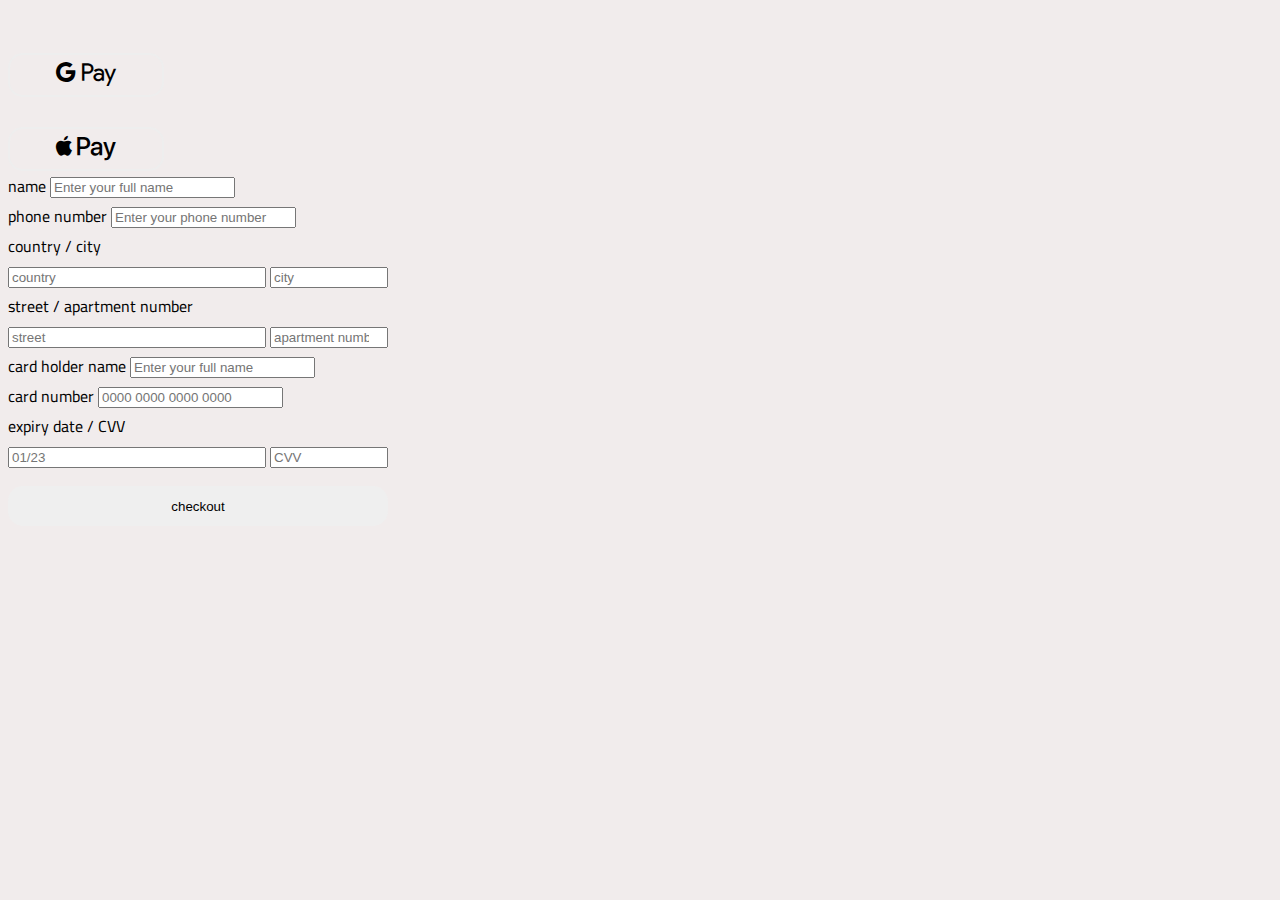
<file: payment_methods.html>
<!DOCTYPE html>
<html lang="en">
<head>
    <meta charset="UTF-8">
    <meta name="viewport" content="width=device-width, initial-scale=1.0">
    <link rel="stylesheet" href="css/all.min.css">
    <link rel="stylesheet" href="css/style1.css">
	<link rel="preconnect" href="https://fonts.googleapis.com">
    <link rel="preconnect" href="https://fonts.gstatic.com" crossorigin>
    <link href="https://fonts.googleapis.com/css2?family=Cairo:wght@300;400;700&display=swap" rel="stylesheet">
    <title>Payment Methods</title>
</head>
<body class="Payment">
    <div class="payment">
        <form class="form">
                    <div class="pay">
                        <input type="radio" name="type" id="type-one">
                        <div class="type">
                           <label  for="type-one">
                            <i class="fa-brands fa-google-pay fa-fw fa-3x"></i>
                           </label>
                        </div>
                       
                        <input type="radio" name="type" id="type-tow" >
                        <div class="type">
                           <label for="type-tow">
                        <i class="fa-brands fa-apple-pay fa-fw fa-3x"></i>    
                           </label>
                        </div>
                    </div>
            <div class="card-info">
                <div class="input_container">
					<label class="input_label">name</label>
					<input class="input_field" type="text" placeholder="Enter your full name" required>
				</div>
                <div class="input_container">
					<label class="input_label">phone number</label>
					<input class="input_field" type="number" placeholder="Enter your phone number" required>
				</div>
                <div class="input_container">
					<label class="input_label">  country / city   </label>
					<div class="split">
						<input class="input_field" style="width: 250px;" type="text" placeholder="country"required>
						<input class="input_field" style="width: 110px;" type="text" placeholder="city" required>
					</div>
				</div>
                <div class="input_container">
					<label class="input_label">  street / apartment number    </label>
					<div class="split">
						<input class="input_field" style="width: 250px;" type="text" placeholder="street"required>
						<input class="input_field" style="width: 110px;" type="number" placeholder="apartment number" required>
					</div>
				</div>
				<div class="input_container">
					<label class="input_label">card holder name</label>
					<input class="input_field" type="text" placeholder="Enter your full name" required>
				</div>
				<div class="input_container">
					<label class="input_label">card number </label>
					<input class="input_field" type="number" placeholder="0000 0000 0000 0000" required>
				</div> 
				<div class="input_container">
					<label class="input_label"> expiry date / CVV   </label>
					<div class="split">
						<input class="input_field" style="width: 250px;" type="text" placeholder="01/23"required>
						<input class="input_field" style="width: 110px;" type="number" placeholder="CVV" required>
					</div>
				</div>
			</div>
            <button class="btn" >
				<span>checkout</span>
			</button>
        </form>
    </div>
</body>
</html>
</file>
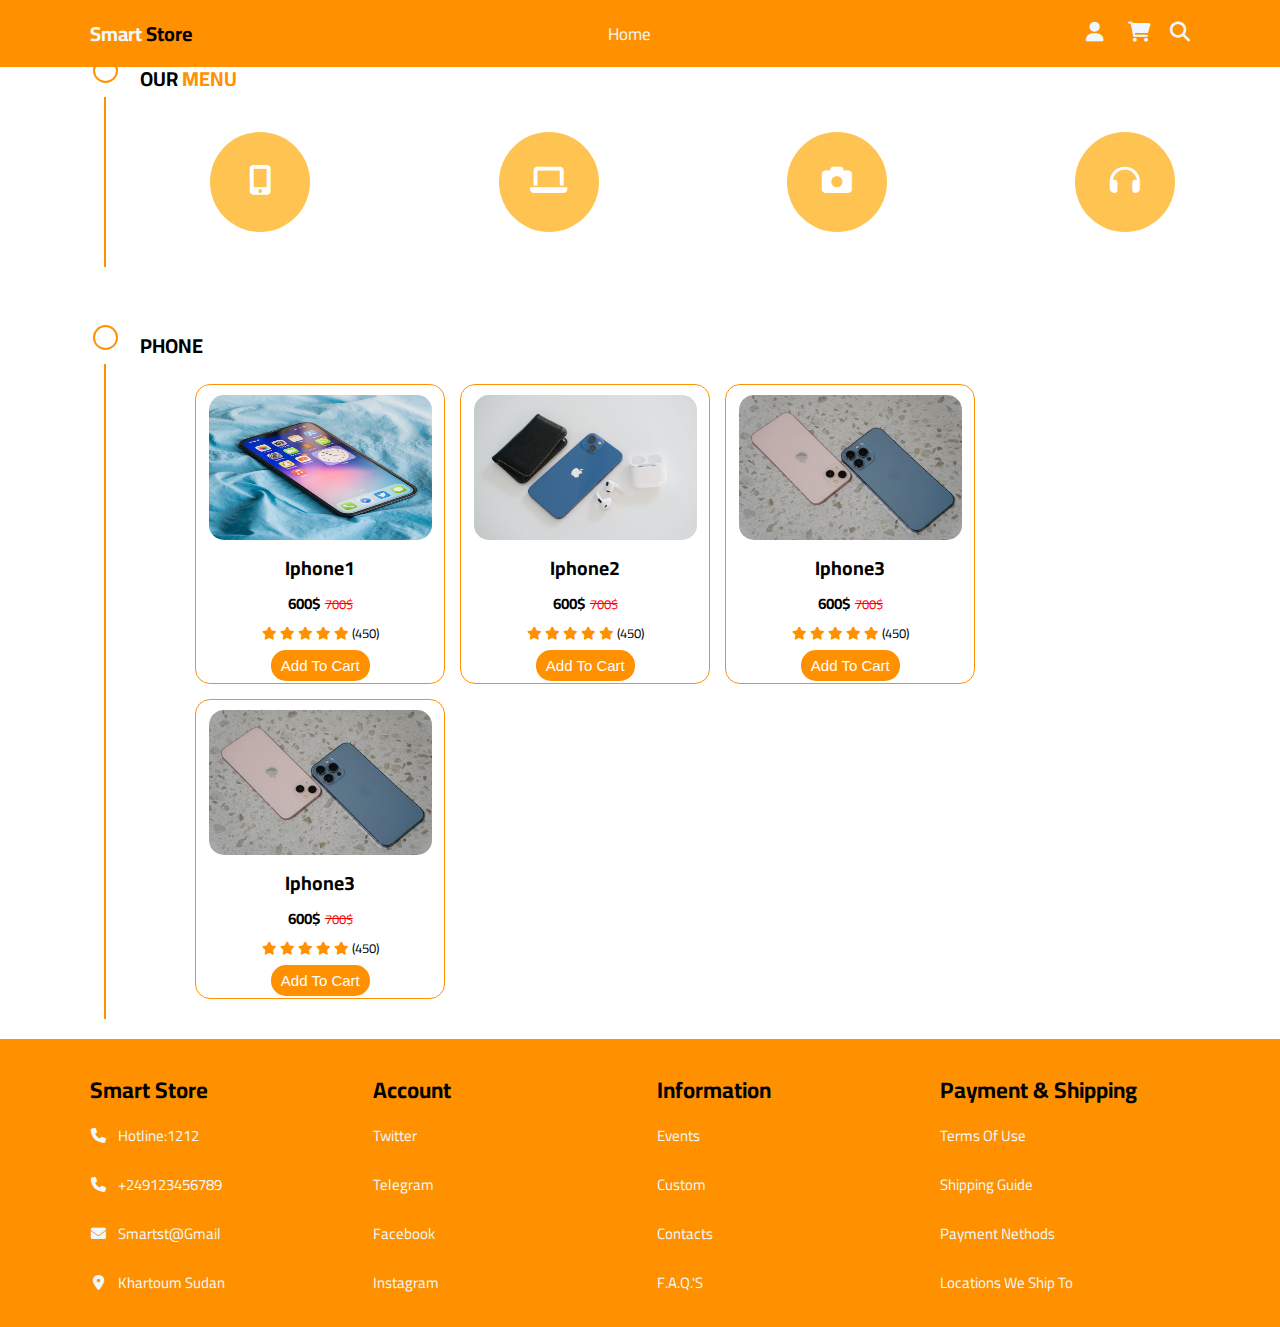
<file: products.html>
<!DOCTYPE html>
<html lang="en">
<head>
    <meta charset="UTF-8">
    <meta name="viewport" content="width=device-width, initial-scale=1.0">
    <link rel="stylesheet" href="css/all.min.css">
    <link rel="stylesheet" href="css/style.css">
    <link rel="preconnect" href="https://fonts.googleapis.com">
    <link rel="preconnect" href="https://fonts.gstatic.com" crossorigin>
    <link href="https://fonts.googleapis.com/css2?family=Cairo:wght@300;400;700&display=swap" rel="stylesheet">
    <title>Smart Store</title>
</head>
<body>
    <!--Start Header-->
    <header class="header">
      <div class="logo">
        <h4>Smart <span> Store</span></h4>
      </div> 
      <nav class="navbar">
        <a href="index.html">home</a>
      </nav>
      <div class="icons">
        <i class="fas fa-user fa-fw" id="user-btn"></i>
        <i class="fas fa-cart-shopping fa-fw" id="cart-btn"></i>
        <i class="fas fa-search fa-fw"  id="search-btn"></i>
        <i class="fas fa-bars fa-fw " id="menu-btn"></i>
      </div>  
    <div class="search-form">
      <input type="search" id="search-box" placeholder="search here...">
      <label for="search-box" class="fas fa-search"></label>
  </div>
  <div class="cart-items-container">
      <div class="cart-item">
          <span class="fas fa-times"></span>
          <img src="image/f1.jpg" alt="">
          <div class="content">
              <h3>flash</h3>
              <div class="price">$15.99/-</div>
          </div>
      </div>
      <div class="cart-item">
          <span class="fas fa-times"></span>
          <img src="image/w11.jpeg" alt="">
          <div class="content">
              <h3>watch1</h3>
              <div class="price">$35.99/-</div>
          </div>
      </div>
      <div class="cart-item">
          <span class="fas fa-times"></span>
          <img src="image/i5.jpeg" alt="">
          <div class="content">
              <h3>Iphone1</h3>
              <div class="price">$1500.99/-</div>
          </div>
      </div>
      <div class="cart-item">
          <span class="fas fa-times"></span>
          <img src="image/z2.jpeg" alt="">
          <div class="content">
              <h3>headset1</head></h3>
              <div class="price">$25.99/-</div>
          </div>
      </div>
      <a href="#" class="btn">checkout now</a>
  </div>
  <div class="user">
    <div class="cart-item">
    <div class="row">
      <div> <img src="image/d.png"></div>
      <div class="tittle"> 
         <h2>mohammed ali</h2>
         <h2>a seller</h2>
         <h2>date of accession:12/5/23</h2>
        </div>
         <a href="#">account settings</a>
      </div>
</div>
<a href="#" class="btn">add a card</a>
<a href="#" class="btn">sign out</a>
</div>
    </header>
    <!--End Header-->
      <!--Start Type-->
    <h2 class="heading">our <span>menu</span></h2>
    <section class="type" id="sale-offers">
     <a href="products.html">
    <div class="one">
        <i class="fas fa-mobile-alt fa-3x fa-fw "></i>
    </div>
     </a>
        <a href="#">
          <div class="one">
            <i class="fas fa-laptop fa-3x fa-fw "></i>
        </div>
        </a>
        <a href="#">
          <div class="one">
            <i class="fas fa-camera fa-3x fa-fw "></i>
        </div>
        </a>
        <a href="#">
          <div class="one">
            <i class="fas fa-headphones fa-3x fa-fw "></i>
        </div>
        </a>
</section>
    <!--End Type Section-->
    <!--Start Popup-->
    <div id="popup" class="popup">
      <h2>You have to log in first</h2>
      <a href="login.html">log in</a>
      <span class="close" onclick="hidePopup()">&times;</span>
    </div>
    <!--End Popup-->
    <!--Start Latest-Products Section-->
    <h2 class="heading">phone</h2>
<section class="latest-products" id="latest-products">
            <div class="products">
        <div class="item">
            <img src="image/i1.jpeg">
            <h2>Iphone1</h2>
           <div class=" price"> <h3>600$</h3><span>700$</span></div>
           <div class="rating">
            <i class="fa-solid fa-star"></i>
            <i class="fa-solid fa-star"></i>
            <i class="fa-solid fa-star"></i>
            <i class="fa-solid fa-star"></i>
            <i class="fa-solid fa-star"></i>
            <span>(450)</span>
          </div>
          <button class="btn" onclick="showPopup()">Add to cart</button>
        </div>
        <div class="item">
            <img src="image/i5.jpeg">
            <h2>Iphone2</h2>
           <div class=" price"> <h3>600$</h3><span>700$</span></div>
           <div class="rating">
            <i class="fa-solid fa-star"></i>
            <i class="fa-solid fa-star"></i>
            <i class="fa-solid fa-star"></i>
            <i class="fa-solid fa-star"></i>
            <i class="fa-solid fa-star"></i>
            <span>(450)</span>
          </div>
            <button class="btn" onclick="showPopup()">Add to cart</button>
        </div>
        <div class="item">
            <img src="image/i4.jpeg">
            <h2>Iphone3</h2>
           <div class=" price"> <h3>600$</h3><span>700$</span></div>
           <div class="rating">
            <i class="fa-solid fa-star"></i>
            <i class="fa-solid fa-star"></i>
            <i class="fa-solid fa-star"></i>
            <i class="fa-solid fa-star"></i>
            <i class="fa-solid fa-star"></i>
            <span>(450)</span>
          </div>
            <button class="btn" onclick="showPopup()">Add to cart</button>
        </div>
        <div class="item">
            <img src="image/i4.jpeg">
            <h2>Iphone3</h2>
           <div class=" price"> <h3>600$</h3><span>700$</span></div>
           <div class="rating">
            <i class="fa-solid fa-star"></i>
            <i class="fa-solid fa-star"></i>
            <i class="fa-solid fa-star"></i>
            <i class="fa-solid fa-star"></i>
            <i class="fa-solid fa-star"></i>
            <span>(450)</span>
          </div>
            <button class="btn" onclick="showPopup()">Add to cart</button>
        </div>
</section>
    <!--End Latest-Products Section-->
    <!--Start Footer-->
    <footer class="footer" id="footer">
      <div class="column">
        <h2><span>smart</span> store</h2>
        <li><i class="fas fa-phone fa-fw"></i><span>hotline:1212</span></li>
        <li><i class="fas fa-phone fa-fw"></i><span>+249123456789</span></li>
        <li><i class="fas fa-envelope fa-fw"></i><span>smartst@gmail</span></li>
        <li><i class="fas fa-location-dot fa-fw"></i><span>khartoum sudan</span></li>
     </div>
     <div class="column">
        <h2>account</h2>
        <a href="#">twitter</a>
        <a href="#">telegram</a>
        <a href="#">facebook</a>
        <a href="#">instagram</a>
     </div>
     <div class="column">
      <h2>information</h2>
      <a href="#">events</a>
      <a href="#">custom </a>
      <a href="#">contacts</a>
      <a href="#">F.A.Q.'s</a>
   </div>
     <div class="column">
        <h2>payment & shipping</h2>
        <a href="#">terms of use</a>
        <a href="#">shipping guide</a>
        <a href="#">payment nethods</a>
        <a href="#">locations we ship to</a>
     </div>
    </footer>
    <!--End Footer-->
    <script src="js/script.js"></script>
</body>
</html>
</file>
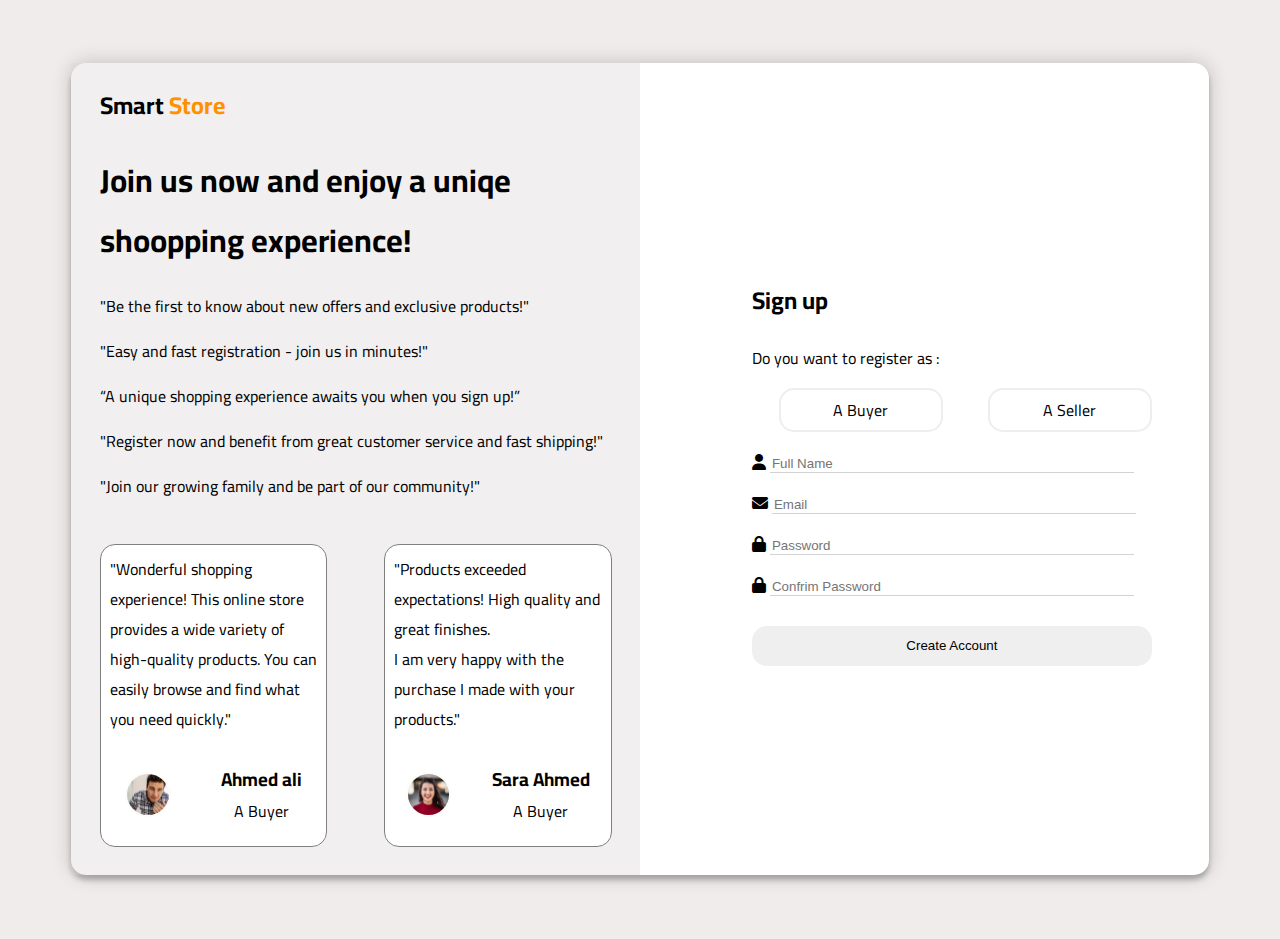
<file: registeration.html>
<!DOCTYPE html>
<html lang="en">
<head>
    <meta charset="UTF-8">
    <meta name="viewport" content="width=device-width, initial-scale=1.0">
    <link rel="stylesheet" href="css/all.min.css">
    <link rel="stylesheet" href="css/style1.css">
    <link rel="preconnect" href="https://fonts.googleapis.com">
    <link rel="preconnect" href="https://fonts.gstatic.com" crossorigin>
    <link href="https://fonts.googleapis.com/css2?family=Cairo:wght@300;400;700&display=swap" rel="stylesheet">
    <title>Registeration</title>
</head>
<body>
        <div class="row">
           
            <div class="img">
                <h2>Smart <span>Store</span></h2>
                 <div class="information">
                    <h1>Join us now and enjoy a uniqe shoopping experience!</h1>
                    <li> "Be the first to know about new offers and exclusive products!"</li>
                    <li>"Easy and fast registration - join us in minutes!"</li>
                    <li>“A unique shopping experience awaits you when you sign up!”</li>
                    <li>"Register now and benefit from great customer service and fast shipping!"</li>
                    <li>"Join our growing family and be part of our community!"</li>
                 </div>
               <div class="Comment">
                <div class="comment">
                    <p>"Wonderful shopping experience! This online store provides a wide variety of high-quality products. You can easily browse and find what you need quickly."</p>
                    <div class="tittle">
                     <img src="image/userAvatar07.svg">
                     <div class="name">
                         <h3>Ahmed ali</h3>
                     <span>A Buyer</span>
                     </div>
                    </div> 
                 </div>
                 <div class="comment">
                     <p>"Products exceeded expectations! High quality and great finishes.<br> I am very happy with the purchase I made with your products."
                        </p>
                     <div class="tittle">
                      <img src="image/userAvatar01.svg">
                      <div class="name">
                          <h3>Sara Ahmed</h3>
                      <span>A Buyer</span>
                      </div>
                     </div> 
                  </div>
               </div>
            </div>
            <form action="">
                <h2>Sign up</h2>
                <span>Do you want to register as :</span>
                <iv class="Register ">
                <div class="register ">
                    <input type="radio" name="type" id="type-one">
                    <div class="type">
                       <label  for="type-one">
                        A Buyer
                       </label>
                    </div>
                    <input type="radio" name="type" id="type-tow" >
                    <div class="type">
                       <label for="type-tow">
                          A Seller
                       </label>
                       
                    </div>
                 </div>
                <div class="inputBox">
                    <span class="fas fa-user"></span>
                    <input type="text" placeholder="Full Name" required>
                </div>
                <div class="inputBox">
                    <span class="fas fa-envelope"></span>
                    <input type="email" placeholder="Email" required>
                </div>
                <div class="inputBox">
                    <span class="fas fa-lock"></span>
                    <input type="password" placeholder="Password" required>
                </div>
                <div class="inputBox">
                    <span class="fas fa-lock"></span>
                    <input type="password" placeholder="Confrim Password" required>
                </div>
                <input type="submit" value="Create Account" class="btn">
            </form>
        </div>   
</body>
</html>
</file>
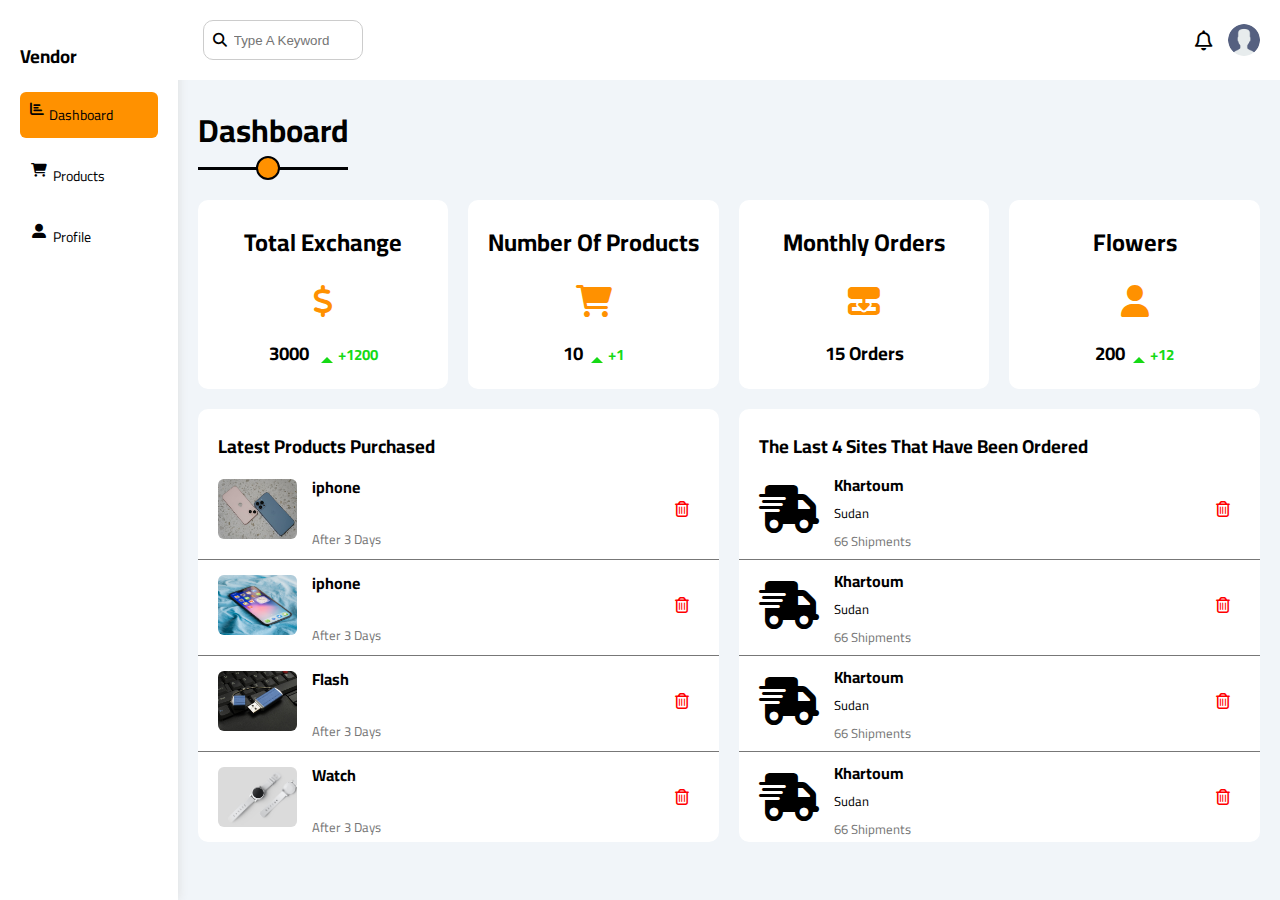
<file: vendor-dashboard.html>
<!DOCTYPE html>
<html lang="en">
<head>
    <meta charset="UTF-8">
    <meta name="viewport" content="width=device-width, initial-scale=1.0">
    <link rel="stylesheet" href="css/all.min.css">
    <link rel="stylesheet" href="css/style2.css">
    <link rel="preconnect" href="https://fonts.googleapis.com">
    <link rel="preconnect" href="https://fonts.gstatic.com" crossorigin>
    <link href="https://fonts.googleapis.com/css2?family=Cairo:wght@300;400;700&display=swap" rel="stylesheet">
    <title>Vendor Dashboard</title>
</head>
<body>
    <div class="page">
        <!--Start Sidebar-->
        <div class="sidebar">
            <h3>Vendor</h3>
         <ul> 
            <li class="active"><a  href="vendor-dashboard.html">
                <i class="fas fa-chart-bar"></i> 
                <span> Dashboard</span>
             </a></li>
            <li><a  href="">
                <i class="fas fa-cart-shopping fa-fw"></i> 
                <span>Products</span>
             </a></li>
             <li><a  href="vendor-profile.html">
                <i class="fas fa-user-alt fa-fw"></i> 
                <span>Profile</span>
             </a></li>
         </ul>
        </div>
        <!--End Sidebar-->
            <div class="content">
                <!--Start Header-->
                <div class="head ">
                    <div class="search ">
                       <input type="search" placeholder="Type A Keyword">
                    </div>
                    <div class="icons ">
                    <span class="notification">
                       <i class="fa-regular fa-bell fa-lg"></i>
                    </span> 
                    <img src="image/d.png">
                    </div>
                   </div>    
             <!--End Header-->
                <h1>Dashboard</h1>
                 <div class="wraper ">
                    <div class="one">
                        <h2>Total Exchange</h2>
                            <i class="fas fa-dollar fa-2x"></i>
                            <h3>3000 <span>+1200</span></h3>
                    </div>
                    <div class="one">
                        <h2>Number Of Products</h2>
                            <i class="fas fa-cart-shopping fa-2x"></i>
                            <h3>10<span>+1</span></h3>
                    </div>
                    <div class="one">
                        <h2> Monthly Orders</h2>
                            <i class="fas fa-diagram-next fa-2x"></i>
                            <h3>15 Orders</h3>
                    </div>
                    <div class="one">
                        <h2>Flowers</h2>
                            <i class="fas fa-user fa-2x"></i>
                            <h3>200<span>+12</span></h3>
                    </div>
                </div>
                     <!--Start latest Prouducts-->
                <div class="wraper-1">
                    <div class="tow">
                        <h3>Latest Products Purchased</h3>
                        <div class="row">
                            <div class="image">
                            <img src="image/i4.jpeg">
                            <div class="text">
                                <h4>iphone</h4>
                            <span>After 3 Days</span>
                            </div>
                            </div>
                            <div class="icon">
                                <i class="fa-regular fa-trash-can delete"></i>
                            </div>
                        </div>
                        <div class="row">
                            <div class="image">
                            <img src="image/i1.jpeg">
                            <div class="text">
                                <h4>iphone</h4>
                            <span>After 3 Days</span>
                            </div>
                            </div>
                            <div class="icon">
                                <i class="fa-regular fa-trash-can delete"></i>
                            </div>
                        </div>
                        <div class="row">
                            <div class="image">
                            <img src="image/f1.jpg">
                            <div class="text">
                                <h4>Flash</h4>
                            <span>After 3 Days</span>
                            </div>
                            </div>
                            <div class="icon">
                                <i class="fa-regular fa-trash-can delete"></i>
                            </div>
                        </div>
                        <div class="row">
                            <div class="image">
                            <img src="image/w11.jpeg">
                            <div class="text">
                                <h4>Watch</h4>
                            <span>After 3 Days</span>
                            </div>
                            </div>
                            <div class="icon">
                                <i class="fa-regular fa-trash-can delete"></i>
                            </div>
                        </div>
                    </div>
                    <div class="tow">
                        <h3>The Last 4 Sites That Have Been Ordered</h3>
                        <div class="row">
                            <div class="image">
                            <i class="fas fa-shipping-fast fa-3x fa-fw"></i>
                            <div class="text">
                            <h4>Khartoum</h4>
                            <p>Sudan</p>
                            <span>66 Shipments</span>
                            </div>
                            </div>
                            <div class="icon">
                                <i class="fa-regular fa-trash-can delete"></i>
                            </div>
                        </div>
                        <div class="row">
                            <div class="image">
                            <i class="fas fa-shipping-fast fa-3x fa-fw"></i>
                            <div class="text">
                            <h4>Khartoum</h4>
                            <p>Sudan</p>
                            <span>66 Shipments</span>
                            </div>
                            </div>
                            <div class="icon">
                                <i class="fa-regular fa-trash-can delete"></i>
                            </div>
                        </div>
                        <div class="row">
                            <div class="image">
                            <i class="fas fa-shipping-fast fa-3x fa-fw"></i>
                            <div class="text">
                            <h4>Khartoum</h4>
                            <p>Sudan</p>
                            <span>66 Shipments</span>
                            </div>
                            </div>
                            <div class="icon">
                                <i class="fa-regular fa-trash-can delete"></i>
                            </div>
                        </div>
                        <div class="row">
                            <div class="image">
                            <i class="fas fa-shipping-fast fa-3x fa-fw"></i>
                            <div class="text">
                            <h4>Khartoum</h4>
                            <p>Sudan</p>
                            <span>66 Shipments</span>
                            </div>
                            </div>
                            <div class="icon">
                                <i class="fa-regular fa-trash-can delete"></i>
                            </div>
                        </div>
                    </div>
                     <!--End latest Prouducts-->
                </div> 
    </div>
    </div>
</body>
</html>
</file>
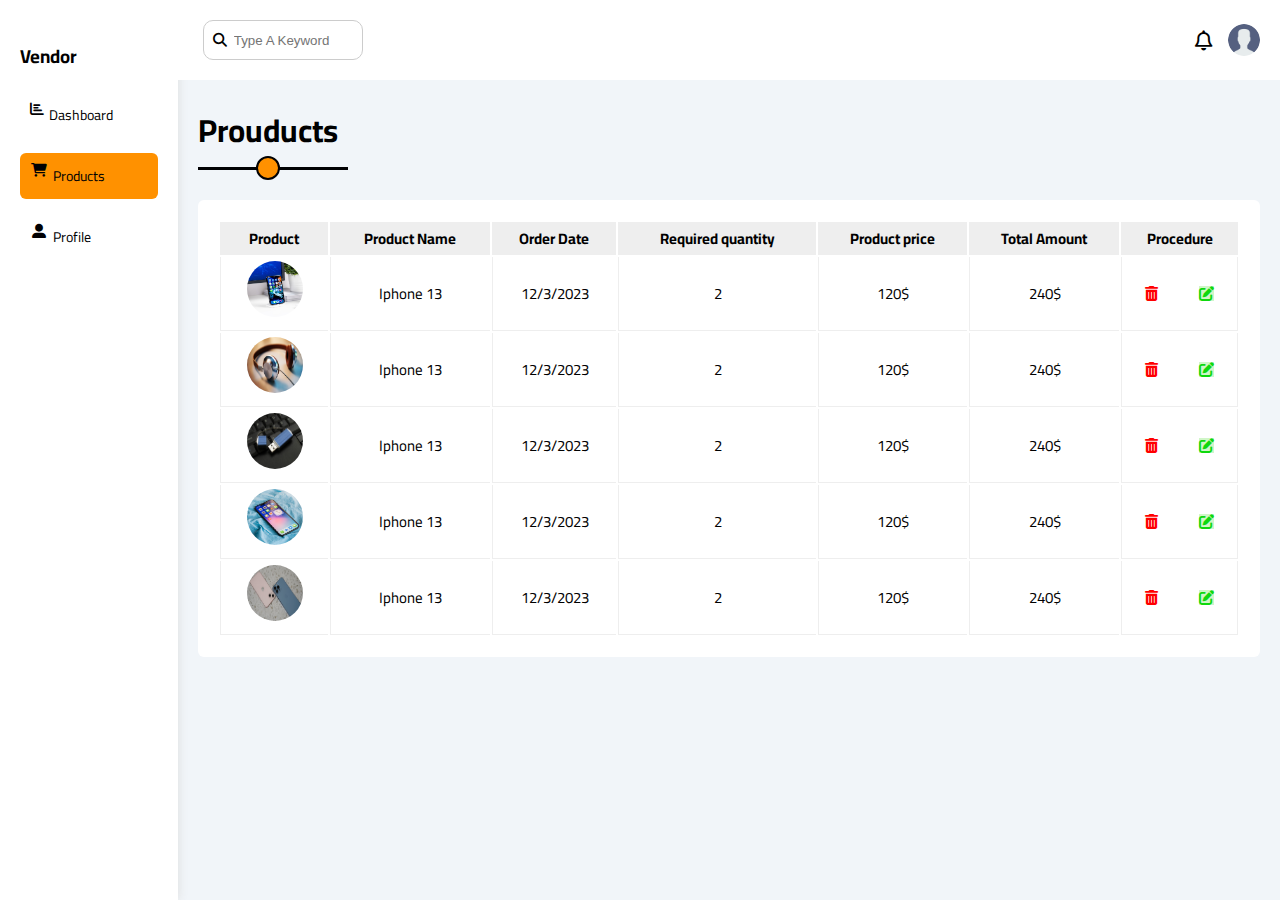
<file: vendor-products.html>
<!DOCTYPE html>
<html lang="en">
<head>
    <meta charset="UTF-8">
    <meta name="viewport" content="width=device-width, initial-scale=1.0">
    <link rel="stylesheet" href="css/all.min.css">
    <link rel="stylesheet" href="css/style2.css">
    <link rel="preconnect" href="https://fonts.googleapis.com">
    <link rel="preconnect" href="https://fonts.gstatic.com" crossorigin>
    <link href="https://fonts.googleapis.com/css2?family=Cairo:wght@300;400;700&display=swap" rel="stylesheet">
    <title>vendor products</title>
</head>
<body>
    <div class="page">
          <!--Start Sidebar-->
          <div class="sidebar">
            <h3>Vendor</h3>
         <ul> 
            <li><a  href="vendor-dashboard.html">
                <i class="fas fa-chart-bar"></i> 
                <span> Dashboard</span>
             </a></li>
            <li class="active"><a  href="vendor-products.html">
                <i class="fas fa-cart-shopping fa-fw"></i> 
                <span>Products</span>
             </a></li>
             <li ><a  href="vendor-profile.html">
                <i class="fas fa-user-alt fa-fw"></i> 
                <span>Profile</span>
             </a></li>
         </ul>
        </div>
        <!--End Sidebar-->
            <div class="content">
                <!--Start Header-->
                <div class="head ">
                    <div class="search ">
                       <input type="search" placeholder="Type A Keyword">
                    </div>
                    <div class="icons ">
                    <span class="notification">
                       <i class="fa-regular fa-bell fa-lg"></i>
                    </span> 
                    <img src="image/d.png">
                    </div>
                   </div>    
             <!--End Header-->
                <h1>Prouducts</h1>
                <!--Start Products Table-->
 <div class="products">
    <div class="responsive-table">
       <table class="table">
       <thead>
          <tr>
          <td>Product</td>  
          <td>Product Name</td>
          <td>Order Date</td>
          <td>Required quantity</td>
          <td>Product price</td>
          <td>Total Amount</td>
          <td>Procedure</td>
          </tr>
       </thead>
       <tbody>
          <tr>
            <td>
             <img src="image/i15.jpeg">
             </td>
             <td>Iphone 13 </td>
             <td>12/3/2023</td>
             <td>2</td>
             <td>120$</td>
             <td>240$</td>
             <td><div class="Procedure"><i class="fas fa-trash-can red"></i><i class="fas fa-edit green"></i></div></td>
          </tr>
          <tr>
            <td>
            <img src="image/z1.jpeg">
             </td>
             <td>Iphone 13 </td>
             <td>12/3/2023</td>
             <td>2</td>
             <td>120$</td>
             <td>240$</td>
             <td><div class="Procedure"><i class="fas fa-trash-can red"></i><i class="fas fa-edit green"></i></div></td>
          </tr>
          <tr>
            <td>
                <img src="image/f1.jpg">
             </td>
             <td>Iphone 13 </td>
             <td>12/3/2023</td>
             <td>2</td>
             <td>120$</td>
             <td>240$</td>
             <td><div class="Procedure"><i class="fas fa-trash-can red"></i><i class="fas fa-edit green"></i></div></td>
          </tr>
          <tr>
            <td>
                <img src="image/i1.jpeg">
             </td>
             <td>Iphone 13 </td>
             <td>12/3/2023</td>
             <td>2</td>
             <td>120$</td>
             <td>240$</td>
             <td><div class="Procedure"><i class="fas fa-trash-can red"></i><i class="fas fa-edit green"></i></div></td>
          </tr>
          <tr>
         <td>
             <img src="image/i4.jpeg">
             </td>
             <td>Iphone 13 </td>
             <td>12/3/2023</td>
             <td>2</td>
             <td>120$</td>
             <td>240$</td>
             <td><div class="Procedure"><i class="fas fa-trash-can red"></i><i class="fas fa-edit green"></i></div></td>
         </tr>
       </tbody>
       </table>
    </div>
 </div>
 <!--End Products Table-->          
    </div>
    </div>
</body>
</html>
</file>
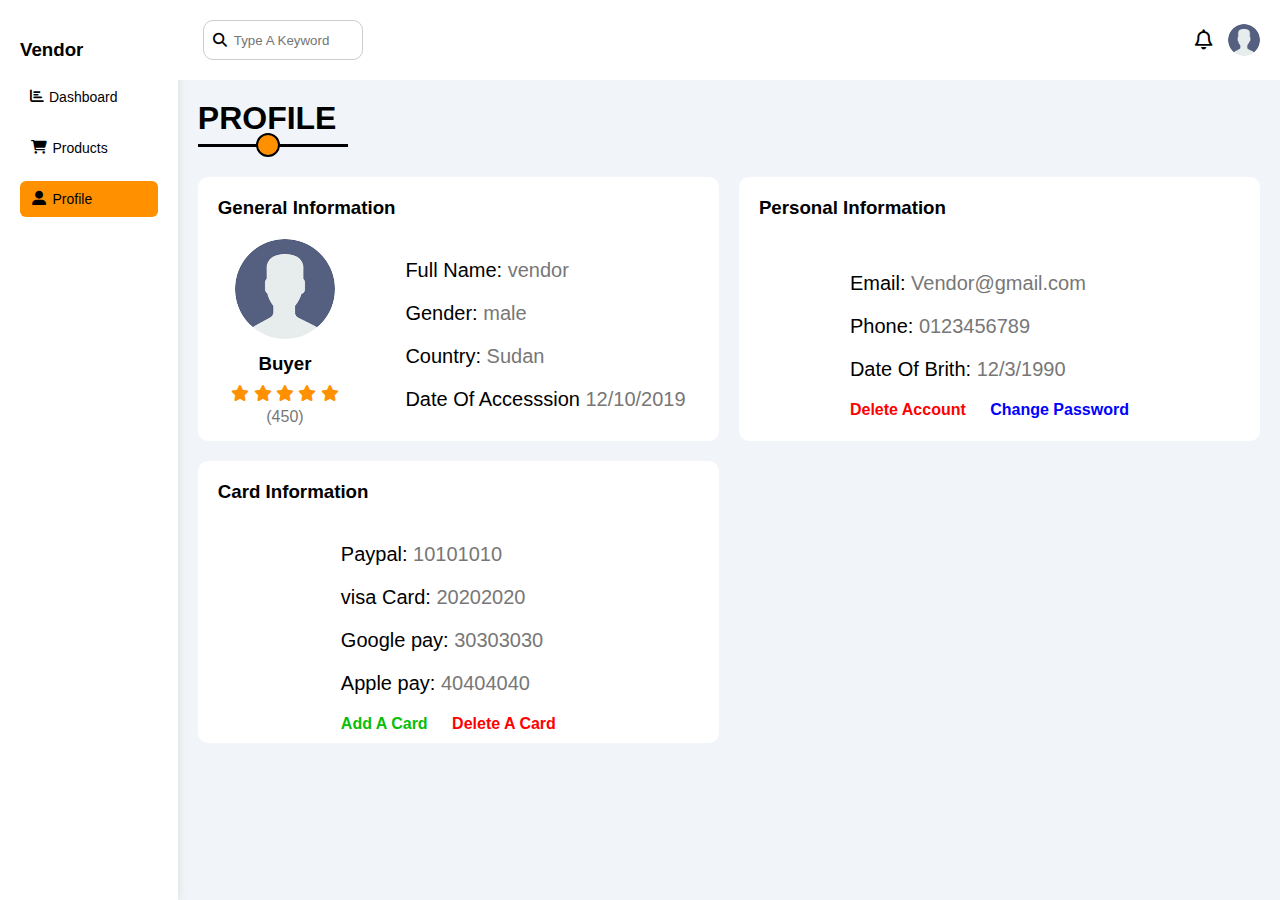
<file: vendor-profile.html>
<!DOCTYPE html>
<html lang="en">
<head>
    <meta charset="UTF-8">
    <meta name="viewport" content="width=device-width, initial-scale=1.0">
    <link rel="stylesheet" href="css/all.min.css">
    <link rel="stylesheet" href="css/style2.css">
    <title>Vendor Profile</title>
</head>
<body>
    <div class="page">
          <!--Start Sidebar-->
          <div class="sidebar">
            <h3>Vendor</h3>
         <ul> 
            <li><a  href="vendor-dashboard.html">
                <i class="fas fa-chart-bar"></i> 
                <span> Dashboard</span>
             </a></li>
            <li><a  href="vendor-products.html">
                <i class="fas fa-cart-shopping fa-fw"></i> 
                <span>Products</span>
             </a></li>
             <li class="active"><a  href="vendor-profile.html">
                <i class="fas fa-user-alt fa-fw"></i> 
                <span>Profile</span>
             </a></li>
         </ul>
        </div>
        <!--End Sidebar-->
            <div class="content">
                <!--Start Header-->
                <div class="head ">
                    <div class="search ">
                       <input type="search" placeholder="Type A Keyword">
                    </div>
                    <div class="icons ">
                    <span class="notification">
                       <i class="fa-regular fa-bell fa-lg"></i>
                    </span> 
                    <img src="image/d.png">
                    </div>
                   </div>    
             <!--End Header-->
                <h1>PROFILE</h1>
                     <!--Start latest Prouducts-->
                <div class="wraper-1">
                    <div class="tow">
                        <h3>General Information</h3>
                        <div class="profile">
                            <div class="image">
                                <img src="image/d.png">
                                <h3>Buyer</h3>
                                <div class="rating">
                                    <i class="fa-solid fa-star"></i>
                                    <i class="fa-solid fa-star"></i>
                                    <i class="fa-solid fa-star"></i>
                                    <i class="fa-solid fa-star"></i>
                                    <i class="fa-solid fa-star"></i>
                                  </div>
                                  <span>(450)</span>
                            </div>
                            <div class="information">
                                <div class="general">
                                    <p>Full Name: <span>vendor</span></p>
                                    <p>Gender: <span>male</span></p>
                                    <p>Country: <span>Sudan</span></p>
                                    <p>Date Of Accesssion <span>12/10/2019</span></p>
                                </div>
                            </div>
                        </div>
                    </div>
                    <div class="tow">
                        <h3>Personal Information</h3>
                        <div class="profile">
                            <div class="information">
                                <div class="general">
                                    <p>Email: <span>Vendor@gmail.com</span></p>
                                    <p>Phone: <span>0123456789</span></p>
                                    <p>Date Of Brith: <span>12/3/1990</span></p> 
                                    <a href="" style="color: red;">Delete Account</a>
                                    <a href="" style="color: blue;">Change Password</a>
                                </div>
                            </div>
                        </div>
                    </div>
                    <div class="tow">
                        <h3>Card Information</h3>
                        <div class="profile">
                            <div class="information">
                                <div class="general">
                                    <p>Paypal: <span>10101010</span></p>
                                    <p>visa Card: <span>20202020</span></p>
                                    <p>Google pay: <span>30303030</span></p>
                                    <p>Apple pay: <span>40404040</span></p> 
                                    <a href="" style="color:rgb(9, 189, 9);">Add A Card</a>
                                    <a href="" style="color:red;">Delete A Card</a>
                                </div>
                            </div>
                        </div>
                    </div>
                     <!--End latest Prouducts-->
                </div>
    </div>
    </div>
</body>
</html>
</file>
<file: css/style.css>
:root{
    --main-color:rgb(255, 145, 0);
    --black:#010103;
    --white: aliceblue;
    --border:1px solid var(--black);
}
*{
    margin:0; padding:0;
    box-sizing: border-box;
    outline: none;
    border:none;
    text-decoration: none;
    text-transform: capitalize;
    transition: .2s linear;
}
html{
    font-size: 62.5%;
    overflow-x: hidden;
    scroll-padding-top: 9rem;
    scroll-behavior: smooth;
}
html::-webkit-scrollbar{
    width: .8rem;
}
html::-webkit-scrollbar-track{
    background: transparent;
}
html::-webkit-scrollbar-thumb{
    background:var(--main-color);
    border-radius: 5rem;
}
body {
    font-family: 'Cairo', sans-serif;
}
section{
    padding:2rem 7%;
}
.type,
.latest-products{
    border-left: 2px solid var(--main-color);
    margin-left: 8.1%;
}
.btn{
    margin-top: 1rem;
    display: inline-block;
    padding:.7rem 1rem;
    font-size: 1.7rem;
    color:#fff;
    background: var(--main-color);
    cursor: pointer;
    border-radius: 15px;
}
.btn:hover{
color: var(--black);
}
.heading{
    text-transform: uppercase;
    padding-left:140px;
    margin-top: 60px;
    font-size: 2rem;  
    text-align:left;
    font-size: 20px;
    position: relative;
}
.heading span{
    color:var(--main-color);
    text-transform: uppercase;
}
.heading::before{
    content: ''; 
    position: absolute; 
    left:7.4%;
    width: 2px;
    height: 100%;
    background-color: var(--main-color);
}
@media (max-width:767px){
    .heading{
        padding-left:60px;
    }
}
.heading::before{
    content: '';  
    width: 17px;
    height: 17px;
    display: block;
    border-radius: 50%;
    background-color: white;
    border:2px solid white;
    outline: 2px solid  var(--main-color) ;
    z-index: 1;
}
.heading::before{
    content: '';  
    animation: change-color 1s infinite alternate;
}
@media (max-width:767px){
    .heading{
        padding-left:60px;
        bottom: -10px;
    }
    .heading::before{ 
        left:5.8%;
        bottom: 8px;
    }
}
@media only screen and (min-device-width:768px) and (max-device-width:1024px){
    .heading::before{ 
        left:6.9%;
    }
}
.header{
    display: flex;
    justify-content: space-between;
    align-items:center;
    background-color: var(--main-color);
    min-height: 50px;
    padding:1.5rem 7%;
    position: fixed;
    top:0; left: 0; right: 0;
    z-index: 1000;
}
.logo h4{
    color:var(--white);
    font-size: 2rem;
}
.logo span{
    color: var(--black);
    font-size: 20px;
}
.header .navbar a{
    color: var(--white);
    font-size: 1.7rem;
    margin:0 1rem;
}
.header .navbar a:hover{
    color: var(--black);
    border-bottom: 2px solid var(--black);
    padding-bottom: .5rem;
    transition: 0.5s;
}
.icons i{
    color: var(--white);
    font-size: 20px;
    padding: 0 20px 0 20px;
}
.icons i:hover{
    color: var(--black);
    cursor: pointer;
    transition: 0.5s;
}
#menu-btn{
    display: none;
}
.header .search-form{
    position: absolute;
    top:115%; right: 7%;
    background:var(--black);
    width: 50rem;
    height: 5rem;
    display: flex;
    align-items: center;
    transform: scaleY(0);
    transform-origin: top;
}
.header .search-form.active{
    transform: scaleY(1);
}
.header .search-form input{
    height: 100%;
    width: 100%;
    font-size: 1.6rem;
    color:var(--white);
    padding:1rem;
    text-transform: none;
    background-color: var(--black);
}
.header .search-form label{
    cursor: pointer;
    font-size: 2.2rem;
    margin-right: 1.5rem;
    color:var(--white);
}
.header .search-form label:hover{
    color:var(--main-color);
}
.header .cart-items-container{
    position: absolute;
    top:100%; right: -100%;
    height: calc(100vh - 9.5rem);
    width: 35rem;
    background:var(--black);
    padding:0 1.5rem;
}
.header .cart-items-container.active{
    right: 0;
}
.header .cart-items-container .cart-item{
    position: relative;
    margin:2rem 0;
    display: flex;
    align-items: center;
    gap:1.5rem;
}
.header .cart-items-container .cart-item .fa-times{
    position: absolute;
    top:1rem; right: 1rem;
    font-size: 2rem;
    cursor: pointer;
    color: var(--white);
}
.header .cart-items-container .cart-item .fa-times:hover{
    color:var(--main-color);
}
.header .cart-items-container .cart-item img{
    height: 7rem;
    border-radius: 15px;
}
.header .cart-items-container .cart-item .content h3{
    font-size: 2rem;
    color:var(--white);
    padding-bottom: .5rem;
}
.header .cart-items-container .cart-item .content .price{
    font-size: 1.5rem;
    color:var(--main-color);
}
.header .cart-items-container .btn{
    width: 100%;
    text-align: center;
}
.header .user{
    position: absolute;
    top:100%; right: -100%;
    height: calc(100vh - 9.5rem);
    width: 35rem;
    background:var(--black);
    padding:0 1.5rem;
}
.header .user.active{
    right: 0;
}
.user{
    display: flex;
    flex-direction: column;
    align-items: center;
    text-align: center;
    width: 300px;
}
.user .row h2{
    color: var(--white);
    margin-bottom: 1rem;
}
.header .user .btn{
    width: 100%;
    text-align: center;
}
.header .user .cart-item{
    position: relative;
    margin:2rem 0;
    display: flex;
    align-items: center;
    gap:1.5rem;
}
.header .user .cart-item img{
    height: 7rem;
    width: 7rem;
    border-radius: 50%;
}
.header .user .cart-item h2{
    font-size: 1.5rem;
    color:var(--white);
    padding-bottom: 1.5rem;
    
}
.header .user .cart-item a{
    color: var(--main-color);
    font-size: 2rem;
}
.header .user .btn{
    width: 50%;
    text-align: center;
    margin-bottom: 10px;
}
.home{
    min-height: 100vh;
    display: flex;
    align-items: center;
    background:url(../image/premium_photo-1661774910035-05257f7d73a6.jpeg) no-repeat;
    background-size: cover;
    background-position: center;
}
.home .content{
    max-width: 40rem;
}
.home .content h3{
    font-size: 4rem;
    text-transform: uppercase;
    color:var(--black)
}
.home .content p{
    font-size: 2rem;
    font-weight: lighter;
    line-height: 1.8;
    padding:1rem 0;
    color: var(--black);
}
.type{
    display: flex;
    flex-wrap: wrap;
    justify-content: space-between;
}
.type .one{
    display: flex;
    flex-direction:column;
    justify-content: center;
    align-items: center;
    width: 100px;
    height: 100px;
    margin: 15px;
    background-color: rgba(255, 166, 0, 0.678);
    color: white;
    border-radius: 50%;
    cursor: pointer;
}
.type .one:hover{
    color: var(--black);
    transform: translatey(-10px);
}
.type .one i{
   margin-bottom: 5px;
}
.type .one span{
    font-size: 20px;
}
.products{
    display: flex;
    flex-wrap: wrap;
    gap: 15px;
}
.products .item{
    display: flex;
    flex-direction: column;
    align-items: center;
    text-align: center;
    width: 250px;
    height: 300px;
    border: 1px solid var(--main-color);
    border-radius: 15px;
    font-size: 1.3rem;
}
.products .item:hover{
    background-color: rgba(255, 166, 0, 0.322);
    transform: translatey(-10px);
    transition: 0.3s ease;
    cursor: pointer;
}
.products .item img{
    margin: 10px 0 10px 0;
    width: 90%;
    height: 145px;
    border-radius: 15px;
}
.products .item .price {
    display: inline-flex;
    align-items: center;
    justify-content: center;
    margin: 3px 0;
}
.products .item .price span{
    color: red;
    text-decoration: line-through;
    margin-left: 5px;
}
.products .item .btn{
    font-size: 15px;
    margin-top:5px ;
}
 .rating i{
    color: var(--main-color);
    margin: 3px 0;
}
.page{
    display: flex;
    justify-content: center;
    align-items: center;
    text-align: center;
    padding: 3rem;
    margin-left: 8%;
}
.num{
    display: flex;
    justify-content: center;
    align-items: center;
    text-align: center;
    width: 40px;
    height: 40px;
    font-size: 2rem;
    background-color: rgba(255, 166, 0, 0.603);
    border-radius: 50%;
    margin-right: 2rem;
    cursor: pointer;
}
.page a{
    color: var(--black);
}
.num:hover{
    transform: translateY(-5px);
}
.active{
    background-color: var(--main-color);
}
.footer{
    padding:2rem 7%;  
    min-height: 4rem;
    background-color: var(--main-color);
    display: flex;
    justify-content: space-between;
    flex-wrap: wrap;
    margin-top: 20px;
}
.footer .column{
    display: flex;
    flex-direction: column;
    font-size: 1.5rem;
    margin-top: 1rem;
    width: 250px;
}
.column li{
    color: var(--white);
    margin:1rem 0;
    cursor: pointer;
    list-style: none;
    
}
.column li span{
    margin-left: 10px;
}
.column li:hover{
    color: var(--black);
}

.column a{
    color: var(--white);
    margin:1rem 0;
    cursor: pointer;   
}
.column a:hover{
    color: var(--black);
}
.popup{
    display: none;
    position: fixed;
    top: 50%;
    left: 50%;
    transform: translate(-50%, -50%);
    width: 300px;
    background-color:var(--black);
    padding: 20px;
    text-align: center;
    border: 1px solid #ddd;
    border-radius: 15px;
    z-index: 1000;
}
.popup {
    margin-top: 0;
    color: var(--main-color);
    font-size: 18px;
}
.popup a{
    color: white;
    font-size: 15px;
}
.popup a:hover{
    color: var(--main-color);
}
.popup span{
    color: orange;
    font-size: 2rem;
    margin: 0 1rem;
}
.popup .close {
    position: absolute;
    top: 10px;
    right: 10px;
    color: #aaa;
    cursor: pointer;
    font-size: 15px;
}
/* media queries  */
@media (max-width:991px){
    html{
        font-size: 55%;
    }
    .header{
        padding:1.5rem 2rem;
    }
    section{
        padding:2rem;
    }
}
@media(max-width:768px){
    .home .content p{
        color: black;
        font-weight: bold;
    }
    #menu-btn{
        display: inline-block;
    }
    .products .item{
        width: 47%;
        height: auto;
        font-size: 10px;
        padding: 5px;
    }
    .products .item img{
        margin: 0 auto 10px ;
        width: 95%;
        height: 100px;
    }

    .products .item .btn{
        font-size: 12px;
        padding: 5px;
    }   
    .header .navbar{
        position: absolute;
        top:100%; right: -100%;
        background: var(--black);
        width: 30rem;
        height: calc(100vh - 9.5rem);
    }
    .header .navbar.active{
        right:0;
    }
    .header .navbar a{
        color:var(--white);
        display: block;
        margin:1.5rem;
        padding:.5rem;
        font-size: 2rem;
    }
    .header .search-form{
        width: 90%;
        right: 2rem;
    }
    .type .one{
        width: 40px;
        height: 40px;   
    }
    .type .one i{
        font-size: 15px;
    }
    .type .one span{
        font-size: 60%;
    }
    .footer .column{
        width: 150px;
    }
}
/*Start Animation*/
@keyframes change-color{
    from{
        background-color: var(--main-color);
    }
    to{
        background-color:white ;
    }
}
/*End Animation*/
</file>
<file: css/style2.css>
:root{
    --main-color:rgb(255, 145, 0);
    --secnd-color:rgba(255, 166, 0, 0.295);
    --black:#010103;
    --white: aliceblue;
    --border:1px solid var(--black);
}
*{
    box-sizing: border-box;
}
::-webkit-scrollbar{
    width: 10px;
}
::-webkit-scrollbar-track{
    background: transparent;
}
::-webkit-scrollbar-thumb{
    background:var(--main-color);
    border-radius: 5rem;
}
body{
    margin: 0;
    font-family: 'Cairo', sans-serif;
}
ul{
    list-style: none;
    padding: 0;
}
.page{
    background-color: #f1f5f9;
    min-height: 100vh;
    display: flex;
}
.sidebar{
    width: 200px;
    background-color:white;
    padding: 20px;
    position: relative;
    box-shadow: 0 0 10px #ddd;
}
.sidebar li{
margin-bottom: 15px;
}
.sidebar li i{
    margin-right: 5px;
}
.sidebar a{
    display: flex;
    text-align: center;
    font-size: 14px;
    padding: 10px;
    color: var(--black);
    transition: 0.3s;
    text-decoration: none;
    }
 .sidebar .active,
.sidebar a:hover{
    border-radius: 6px;
    background-color: var(--main-color);
 }
@media(max-width:767px){
    .sidebar{
        width: 58px;
        padding: 10px;
    }
    
 .sidebar li a span{
    display: none;
}
    .sidebar > h3{
        font-size: 13px;
        margin-bottom: 15px;        
        }
}
.content{
    overflow: hidden;
    width: 100%;
    }
.head{
    background-color: white;
    padding: 20px;
    position: relative;
    display: flex;
    justify-content: space-between;
}
.head .search{
    position: relative;
}
.head .search::before{
    font-family: var(--fa-style-family-classic);
    content: "\f002";
    font-weight: 900;
    position: absolute;
    left: 15px;
    top: 50%;
    transform: translateY(-50%);
    font-size: 14px;
    color: var(--grey-color);

}
.head .search input{
    border: 1px solid #ccc;
    border-radius: 10px ;
    margin-left: 5px;
    padding-left: 30px;
    width: 160px;
    height: 40px;
    transition: width 0.3s;

    
    }
    .head .search input:focus{
    width: 200px;
    
    }
    .head .search input:focus::placeholder{
    opacity: 0;
    }
.head .icons{
    display: flex;
    align-items:center;
}
.head .icons img{
    width: 32px;
    height: 32px;
    border-radius: 50%;
    margin-left: 15px;
}
.page h1{
    position: relative;
    margin: 20px 20px 40px ;
    width: 140px;
}
.page h1::before,
.page h1::after{
    content: "";
    height: 3px;
    position: absolute;
    bottom: -10px;
    left: 0;
}
.page h1::before{
    background-color: var(--black);
    width: 150px;
}
.page h1::after{
    content: "";
    background-color: var(--main-color);
    width: 20px;
    height: 20px;
    border-radius: 50%;
    position: absolute;
    left: 50%;
    transform: translateX(-50%);
    border: 2px solid var(--black);
    bottom: -20px;
}
.page .wraper{
    display: grid;
    gap: 20px;
    grid-template-columns: repeat(auto-fill, minmax(250px, 1fr));
    margin-left: 20px;
    margin-right: 20px;
    margin-bottom: 20px;
}
.wraper .one{
    background-color: white;
    border-radius: 10px;
    display: flex;
    flex-direction: column;
    text-align: center;
    position: relative;
    cursor: pointer;
}

@media (max-width:767px){
    .page .wraper{
     margin-left: 10px;
     margin-right: 10px;
     gap: 10px;
    } 
 }
.wraper .one:hover{
    background-color: rgba(255, 166, 0, 0.295);
}
@media (mac-width:767px){
    .one{
        text-align: center;
        display: block;
    }
}
.wraper .one i{
    color: var(--main-color);
}
.wraper .one span{
    color: rgb(21, 218, 21);
    font-size: 15px;
    position: relative;
    margin-left: 25px;
}
.wraper .one span::after{
    content: '';
    border-width: 6px;
    border-style: solid;
    border-color: transparent transparent rgb(21, 218, 21) transparent;
    position: absolute;
    margin-left: 15px;
    left: -32px;
    bottom: 6px;
}
.wraper .one .product{
    color: red;
    font-size: 15px;
    position: relative;
    margin-left: 25px;
}
.wraper .one .product::after{
    content: '';
    border-width: 6px;
    border-style: solid;
    border-color: red transparent transparent transparent;
    position: absolute;
    margin-left: 15px;
    left: -32px;
    bottom: -2px;
}
.page .wraper-1{
    display: grid;
    gap: 20px;
    grid-template-columns: repeat(auto-fill, minmax(450px, 1fr));
    margin-left: 20px;
    margin-right: 20px;
    margin-bottom: 20px;
}
.wraper-1 .tow{
    background-color: white;
    border-radius: 10px;
    display: flex;
    position: relative;
    flex-wrap: wrap;
}
@media (max-width:767px){
    .page .wraper-1{
         grid-template-columns:minmax(200px, 1fr);
         margin-left: 10px;
         margin-right: 10px;
         gap: 10px;
     }
 }
.wraper-1 h3{
    margin: 10px;
    padding: 10px;
}
.wraper-1 .row{
    display: flex;
    justify-content: space-between;
    align-items: center;
    width: 100%;
    padding:0 20px ;
    margin-bottom: 20px;
}
.wraper-1 .row .image{
    display: flex;
    align-items: center;
    height: 50px;
    width: 400px;
}
@media (max-width:767px){
    .wraper-1 .row .image{
        width: 80%;
    }
}
.wraper-1 .row:not(:last-child){
    border-bottom: 1px solid #777;
    padding-bottom: 25px;
}
.wraper-1 .row .image .text{
    margin-left: 15px;
}

.wraper-1 .row .image .text h4{
    margin-top: 6px;
}
.wraper-1 .row .image .text p{
    margin-top: -20px;
    margin-bottom: 0;
    font-size: 13px;
}
.wraper-1 .row .image .text span{
    font-size: 13px;
    color: #777;
}
.wraper-1 .row img{
    width:79px;
    height: 60px;
    border-radius: 6px;
}
.wraper-1 .row .icon i:first-child{
    margin-right: 10px;
}
.wraper-1 .row .icon i:hover{
    transform: scale(120%);
    cursor: pointer;
    transition: .4s;
}
.wraper-1 .row .icon .delete{
    color: red;
}
.wraper-1 .row .icon .edit{
    color: rgb(21, 218, 21);
}
.row .details{
    flex: 1;
}
.row .details h4{
    margin: 5px;
}
.row .details .number{
    color: #777;
}
.row .stauts-bar{
    position: relative;
    width: 100%;
    height: 8px;
    border-radius: 6px;
    margin-top: 25px;
}
.row .stauts-bar .stauts{
    position: absolute;
    height: 8px;
    border-radius: 6px;
    animation: progress 2s ease-in-out;
}
.row .stauts-bar .stauts > span{
    position: absolute;
    bottom: 15px;
    right: -16px;
    color: white;
    padding: 1px 3px ;
    border-radius: 6px;
    font-size: 13px;
}
.row .stauts-bar .stauts > span::after{
    content: "";
    border-color: transparent;
    border-width: 5px;
    border-style: solid; 
    position: absolute;
    bottom: -10px;
    left: 50%;
    transform: translateX(-50%);
   }
.row .stauts-bar .stauts > .orange::after{
       border-top-color: var(--main-color);
   }
.orange{
    background-color: var(--secnd-color);
}
.bg-orange{
    background-color: var(--main-color);
}

.row .stauts-bar .stauts > .blue::after{
    border-top-color: blue;
}
.blue{
 background-color: rgba(0, 0, 255, 0.226);
}
.bg-blue{
 background-color: blue;
}

.row .stauts-bar .stauts > .green::after{
    border-top-color: rgb(4, 214, 4);
}
.green{
 background-color: rgba(47, 214, 14, 0.226);
}
.bg-green{
 background-color:  rgb(4, 214, 4);
}

.row .stauts-bar .stauts > .brown::after{
    border-top-color: brown;
}
.brown{
 background-color: rgba(165, 42, 42, 0.315);
}
.bg-brown{
 background-color:brown
}
@keyframes progress{
    0%{
        width: 0;
    }
}
/*Start profile setting*/
.profile{
display: flex;
width: 100%;
justify-content: space-around;
}
.profile .image img{
    width: 100px;
    border-radius: 50%;
}
.profile .image {
    text-align: center;
    margin-bottom: 10px;
}
.profile .image h3{
    margin: 0;
}
.profile .image .rating{
    color: var(--main-color);
    margin-bottom: 5px;
}
.profile .image span {
    color: #777;
}
.profile .information{
    margin-bottom: 10px;
}
.profile .general p{
    font-size: 20px;
}
.profile .general span{
    color: #777;
}
.profile .general a{
    text-decoration: none;
    cursor: pointer;
    color: var(--main-color);
    margin-right: 20px;
    font-weight: bold;
}
/*End profile setting*/
/*Start Products Table*/
.products{
    padding: 20px;
    background-color: white;
    margin: 20px;
    border-radius: 6px;
}
.products .responsive-table{
    overflow-x: auto;
}
.products table{
    min-width: 1000px;
    width: 100%;
    font-size: 15px;
}
.products thead td{
    background-color:#eee;
    font-weight: bold;
}
.products table td{
   padding: 2px; 
   border-spacing: 0;
   text-align: center;
}
.products tbody td{
   border-bottom:1px solid #eee ; 
   border-left: 1px solid #eee;
   transition: 0.3s;
}
.products table tbody tr td:last-child{
    border-right:1px solid #eee; ;
}
.products tbody tr:hover td{
 background-color:#FAF7F7;
}
.products table img{
    width: 60px;
    height: 60px;
    border-radius: 50%;
    padding: 2px;
    background-color: white;
}
.products table .label{
    font-size: 13px;
}
.products table img:not(:first-child){
    margin-left: -20px;
}
.Procedure{
    display: flex;
    justify-content: space-around;
}
.Procedure i:hover{
    transform: scale(120%);
    transition: .4s ease;
    cursor: pointer;
}
.red{
    color: red;
}
.green{
    color: rgb(14, 216, 14);
}
/*End products Table*/
</file>
<file: css/style3.css>
*{
    margin: 0;
    padding: 0;
    box-sizing: border-box;
    text-transform: capitalize;
}
body{
    background-color: #c9d6ff;
    background: linear-gradient(to right, #e2e2e2, #c9d6ff);
    font-family: 'Cairo', sans-serif;
}
.container{
    background-color: #fff;
    border-radius: 30px;
    box-shadow: 0 5px 15px rgba(0, 0, 0, 0.35);
    position: relative;
    width: 768px;
    max-width: 100%;
    margin:  -30px auto 30px auto ;
}
.box{
  display: grid;
  grid-template-columns: repeat(2, 1fr);
  position: relative;
}
.box .left {
    width: 100%;
}
.box .right {
    width: 100%;
}
@media (max-width: 767px) {
    
.container{
margin: 2%;
}
.box{
    display: flex;
    flex-direction: column;
    justify-content: center;
    width: 100%;
}
.box .left,
.box .right {
    width: 100%;  
}
.box img {
 display: none;
}
}

.box img{
    position: absolute;
    width: 50%;
    height: 100%;
    margin-left: 300px;
    border-radius: 30px 0 0 30px;
}
.box form{
    width: 100%;
    display: flex;
    flex-direction: column;
    padding: 70px;
    font-size: 18px;
}
.box form input{
    margin-bottom: 20px;
    width: 60%;
    height: 30px;
    border-radius: 5px;
    padding: 5px;
    cursor: pointer;
}
.box form textarea{
    width: 100%;
    height: 150px;
    resize: none;
    padding: 10px 20px ;
    margin-top: 10px;
    border-radius: 5px;
    text-align: left;
}
.box form .submit{
    width: fit-content;
    font-weight: bold;
    margin: auto ;
}
.box form .submit:hover{
    background-color: rgb(22, 207, 22);
    color: white;
    border: 1px solid white;
}
.container .box .left{
    display: flex;
    flex-direction: column;
    justify-content: center;
    align-items: center;
    text-align: center;
    margin-left: -50px;
}
</file>
<file: css/style1.css>
:root{
  --main-color:rgb(255, 145, 0);
  --black:#010103;
  --white: aliceblue;
  --border:1px solid var(--black);
  
}
html::-webkit-scrollbar{
  width: .8rem;
}
html::-webkit-scrollbar-track{
  background: transparent;
}
html::-webkit-scrollbar-thumb{
  background:var(--main-color);
  border-radius: 5rem;
}
body{
  background-color:  rgb(241, 236, 236);
  font-family: 'Cairo', sans-serif;
}
.row{
  display: flex;
  justify-content: space-between;
  flex-wrap: wrap;
  align-items: center;
  margin: 5%;
  background-color: white;
  box-shadow: 0 0 20px 0 rgba(0, 0, 0, 0.2), 0 5px 5px 0 rgba(0, 0, 0, 0.24);
  border-radius: 15px;
}
.row .img{
  width: 50%;
  background-color:rgba(218, 215, 215, 0.39);
}
@media (max-width:767px){
  .row {
    margin-top: 50%;
  }
  .row .img{
    display: none;
  }
}
.row .img h2{
  margin-left: 5%;
}
.row .img h2 span{
  color: var(--main-color);
}
.separator {
  width: 100%;
  display: grid;
  grid-template-columns: 2fr 1fr 2fr;
  gap: 10px;
  color: #8B8E98;
  margin: 0 10px;
  margin: 15px 0;
}
.separator p {
  display: block;
  text-align: center;
  font-weight: 600;
  font-size: 18px;
  margin: auto;
}
.separator .line {
  display: inline-block;
  width: 100%;
  height: 2px;
  border: 0;
  background-color: #e8e8e8;
}
.row form{
  width:25rem;
  margin: 5% 5% 5%;
}
.row  .inputBox{
width: 100%;
}
.row  .inputBox span{
  position: 20px;
}
.row  .inputBox input{
  width: 90%;
  margin-bottom:15px;
  outline: none;
  border:none;
  border-bottom: 1px solid rgb(211, 210, 210); 
  }
  .row .option{
    display: flex;
    justify-content: space-between;
  }
  .row form a{
    text-decoration: none;
    color: var(--black);
  }
  .row form a:hover{
  color: var(--main-color);
  }
.btn{
  width: 100%;
  height: 40px;
  display: flex;
  justify-content: center;
  text-align: center;
  align-items: center;
  border-radius: 15px;
  border: none;
  cursor: pointer;
  margin: 15px 0;
}
.btn a{
  text-decoration: none;
}
.btn:hover{
  background-color: rgb(212, 201, 201);
}
.row .img .information{
  margin-left: 5%;
}
.row .img .information li{
  list-style: none;
  margin-bottom: 15px;
}
.row .img .Comment{
  display: flex;
}
.row .img .comment{
  width: 40%;
  background-color:white;
  border: 1px solid gray;
  border-radius: 15px;
  margin: 5% ;
}
@media (max-width:767px){
  .row .img .Comment{
    display: flex;
    flex-wrap: wrap;
  }
  .row .img .comment{
    width: 100%;
  }
  .row .option{
    display:flex;
    flex-direction: column;
    justify-content: center;
    text-align: center;
  }
}
.row .img .comment p{
  margin: 4%;
}
.row .img .comment .tittle{
  display: flex;
  justify-content: space-around;
  text-align: center;
}
.row .img .comment .tittle .name span{
  position: relative;
  top:-20px
}
.row .Register input,
.Payment .payment input[type="radio"]{
  -webkit-appearance: none;
  appearance: none; 
}
.row .Register .register,
.Payment .payment
{
padding: 15px 0;
display: inline-flex;
justify-content: space-between;
width: 100%;
}
.row .Register .register .type,
.Payment .payment .type{
  width: 40%;
  height: 40px;
  display: flex;
  justify-content: center;
  align-items: center;
  text-align: center;
  border: 2px solid #eee;
  position: relative;
  border-radius: 15px;
}
.row .Register .register .type label,
.Payment .payment .type label{
cursor: pointer;
}
.row .Register .register input[type="radio"]:checked + .type,
.Payment .payment input[type="radio"]:checked + .type{
border-color: var(--main-color);
color: var(--black);
}

/*Start Product page*/
.row .image{
  width: 30%;
  margin: 30px;
  
}
.row .image h2{
  margin-left: 5%;
  margin-bottom: 10px;
}
.row .image h2 span{
  color: var(--main-color);
}
.row .image img{
  width: 35rem;
  border-radius: 15px;
}
@media (max-width:767px){
  .row .image img{
    width: 250%;
    margin-left: 15%;
  }
}
.row .ima-ge {
  display: flex;
  justify-content: space-around;
  flex-wrap: wrap;
}
.row .ima-ge img{
  width: 25%;
  margin:10px 0 10px -10px;
}
.row .ima-ge img:hover{
  cursor: pointer;
  transform: scale(120%);
}
.row .details{
  width: 60%;
  margin-left: 30px;
  font-size: 80%;
  overflow: hidden;
  display: flex;
  flex-wrap: wrap;
}
.row .details .com{
  width: calc(30% + 20px);
  margin: 0;

}
@media (max-width:1100px){
  .row .details .com{
    width: 100%;
  }
}
.row .details .price{
font-size:  20px;
font-weight: bold;
margin-bottom: 10px;
}
.row .details .price span{
  color: red;
  text-decoration: line-through;
  margin-left: 20px;
  margin-bottom: 10px;
}
.rating i{
  color: var(--main-color);
  font-size: 20px;
  margin: 10px 0;
}
.rating span{
  font-size:  20px;
  font-weight: bold;
  margin-bottom: 10px;
}
.row .details select{
  cursor: pointer;
  background-color: rgba(255, 166, 0, 0.205);
  margin-bottom: 10px;
}
.row .details p{
  font-size:  18px;
  font-weight: bold;
  margin-bottom: 10px;
} 
.row .details p span{
  font-size:  15px;
  color: var(--main-color);
  margin-left: 5px;
  margin-bottom: 10px;
} 
.row .details h1{
  margin: 5px 0;
}
.row .details .pay-ment{
  display: flex;
  justify-content: space-between;
  align-items: center;
  text-align: center;
  width:50%;
  margin-bottom: 10px;
}
@media (max-width:767px){
  .row .details .pay-ment{
    width:auto;
    display: inline-block;
  }
}
.row .details .Reviews{
  display: flex;
  justify-content: space-between;
  width: 50%;
  flex-wrap: wrap;
  margin-bottom: 10px;
}
@media (max-width:767px){
  .row .details .Reviews{
    width: 100%;

  }
  }
.row .details .Reviews .reviews{
  font-size: 12px;
  font-weight: bold;
  background-color: rgba(255, 166, 0, 0.479);
  border-radius: 15px;
  height: 20px;
  width: 140px;
  display: flex;
  justify-content: center;
  text-align: center;
  align-items: center;
  margin: 5px 0;
}
.row .details .comment{
  background-color: rgba(255, 166, 0, 0.205);
  padding: 20px;
  border-radius: 15Px;
  margin-bottom: 20px;
}
@media (max-width:767px){
  .row .details .comment{
    width: 100%;

  }
  }
.row .details .comment p{
  font-size: 12px;
}
.row .details .btn{
  width: 50%;

}
.popup {
  display: none;
  position: fixed;
  top: 50%;
  left: 50%;
  transform: translate(-50%, -50%);
  width: 300px;
  background-color:var(--black);
  padding: 20px;
  text-align: center;
  border: 1px solid #ddd;
  border-radius: 15px;
  z-index: 10000;
}
.popup h2 {
  margin-top: 0;
  color: var(--main-color);
  font-size: 18px;
}
.popup a{
    color: white;
    font-size: 15px;
}
.popup a:hover{
    color: var(--main-color);
}
.popup span{
  color: orange;
  font-size: 2rem;
  margin: 0 1rem;
}
.popup .close {
  position: absolute;
  top: 10px;
  right: 10px;
  color: #aaa;
  cursor: pointer;
  font-size: 15px;
}
/*End Product page*/
</file>
